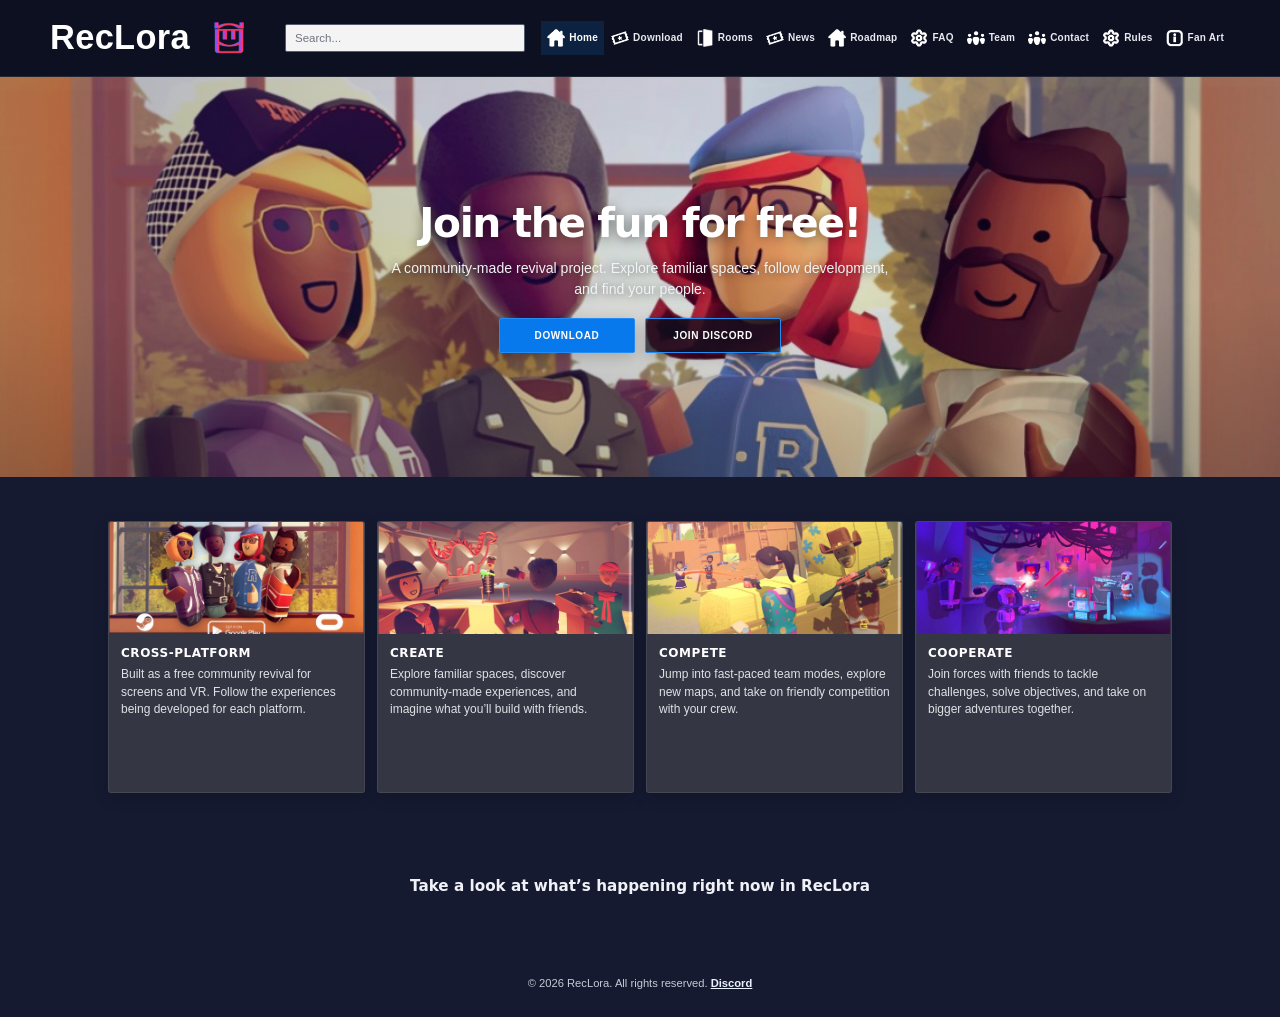
<file: index.html>
<!DOCTYPE html>
<html lang="en">
<head>
  <meta charset="UTF-8">
  <meta name="viewport" content="width=device-width, initial-scale=1.0">
  <title>RecLora | Home</title>
  <link rel="stylesheet" href="css/style.css">
</head>
<body>
  <nav class="navbar"><div class="nav-container">
    <a href="index.html" class="nav-logo"><img src="IMG_7056.png" alt="RecLora Logo" class="logo-img"><span>RecLora</span></a>
    <button class="nav-toggle" type="button" aria-label="Open navigation menu" aria-expanded="false"><span></span><span></span><span></span></button>
    <ul class="nav-menu">
      <li><a href="index.html" class="nav-link active">Home</a></li><li><a href="download.html" class="nav-link">Download</a></li><li><a href="rooms.html" class="nav-link">Rooms</a></li><li><a href="news.html" class="nav-link">News</a></li><li><a href="roadmap.html" class="nav-link">Roadmap</a></li><li><a href="faq.html" class="nav-link">FAQ</a></li><li><a href="team.html" class="nav-link">Team</a></li><li><a href="contact.html" class="nav-link">Contact</a></li><li><a href="rules.html" class="nav-link">Rules</a></li><li><a href="fanart.html" class="nav-link">Fan Art</a></li>
    </ul>
  </div></nav>

  <header class="hero-banner" aria-labelledby="hero-title"><div class="hero-overlay"><div class="hero-content">
    <h1 id="hero-title">Join the fun for free!</h1>
    <p>A community-made revival project. Explore familiar spaces, follow development, and find your people.</p>
    <div class="hero-buttons"><a href="download.html" class="hero-btn">DOWNLOAD</a><a href="https://discord.gg/bJBuP4hwXz" class="hero-btn" target="_blank" rel="noopener noreferrer">JOIN DISCORD</a></div>
  </div></div></header>

  <main class="main-content">
    <section class="cards-grid" aria-label="Discover RecLora">
      <article class="feature-card"><img src="assets/IMG_8302.jpeg" alt="Friends gathered together in a RecLora room" loading="lazy"><div class="card-body"><h2>CROSS-PLATFORM</h2><p>Built as a free community revival for screens and VR. Follow the experiences being developed for each platform.</p></div></article>
      <article class="feature-card"><img src="assets/IMG_8303.jpeg" alt="Players creating and exploring a colorful room" loading="lazy"><div class="card-body"><h2>CREATE</h2><p>Explore familiar spaces, discover community-made experiences, and imagine what you’ll build with friends.</p></div></article>
      <article class="feature-card"><img src="assets/IMG_8305.jpeg" alt="Players teaming up in a bright game environment" loading="lazy"><div class="card-body"><h2>COMPETE</h2><p>Jump into fast-paced team modes, explore new maps, and take on friendly competition with your crew.</p></div></article>
      <article class="feature-card"><img src="assets/IMG_8304.jpeg" alt="Friends cooperating in a neon-lit multiplayer room" loading="lazy"><div class="card-body"><h2>COOPERATE</h2><p>Join forces with friends to tackle challenges, solve objectives, and take on bigger adventures together.</p></div></article>
    </section>
    <section class="feed-heading" aria-labelledby="community-heading"><h2 id="community-heading">Take a look at what’s happening right now in RecLora</h2></section>
  </main>
  <footer class="footer"><p>&copy; 2026 RecLora. All rights reserved. <a href="https://discord.gg/bJBuP4hwXz" target="_blank" rel="noopener noreferrer">Discord</a></p></footer>
  <script src="js/site-shell.js"></script>


<audio id="backgroundMusic" src="assets/OOBEPianoversionforrrrev.mp3" autoplay loop></audio>

<script>
    const music = document.getElementById("backgroundMusic");
    music.volume = 0.5;

    music.play().catch(() => {
        document.addEventListener("click", () => {
            music.play();
        }, { once: true });
    });
</script>


</body>
</html>
</file>
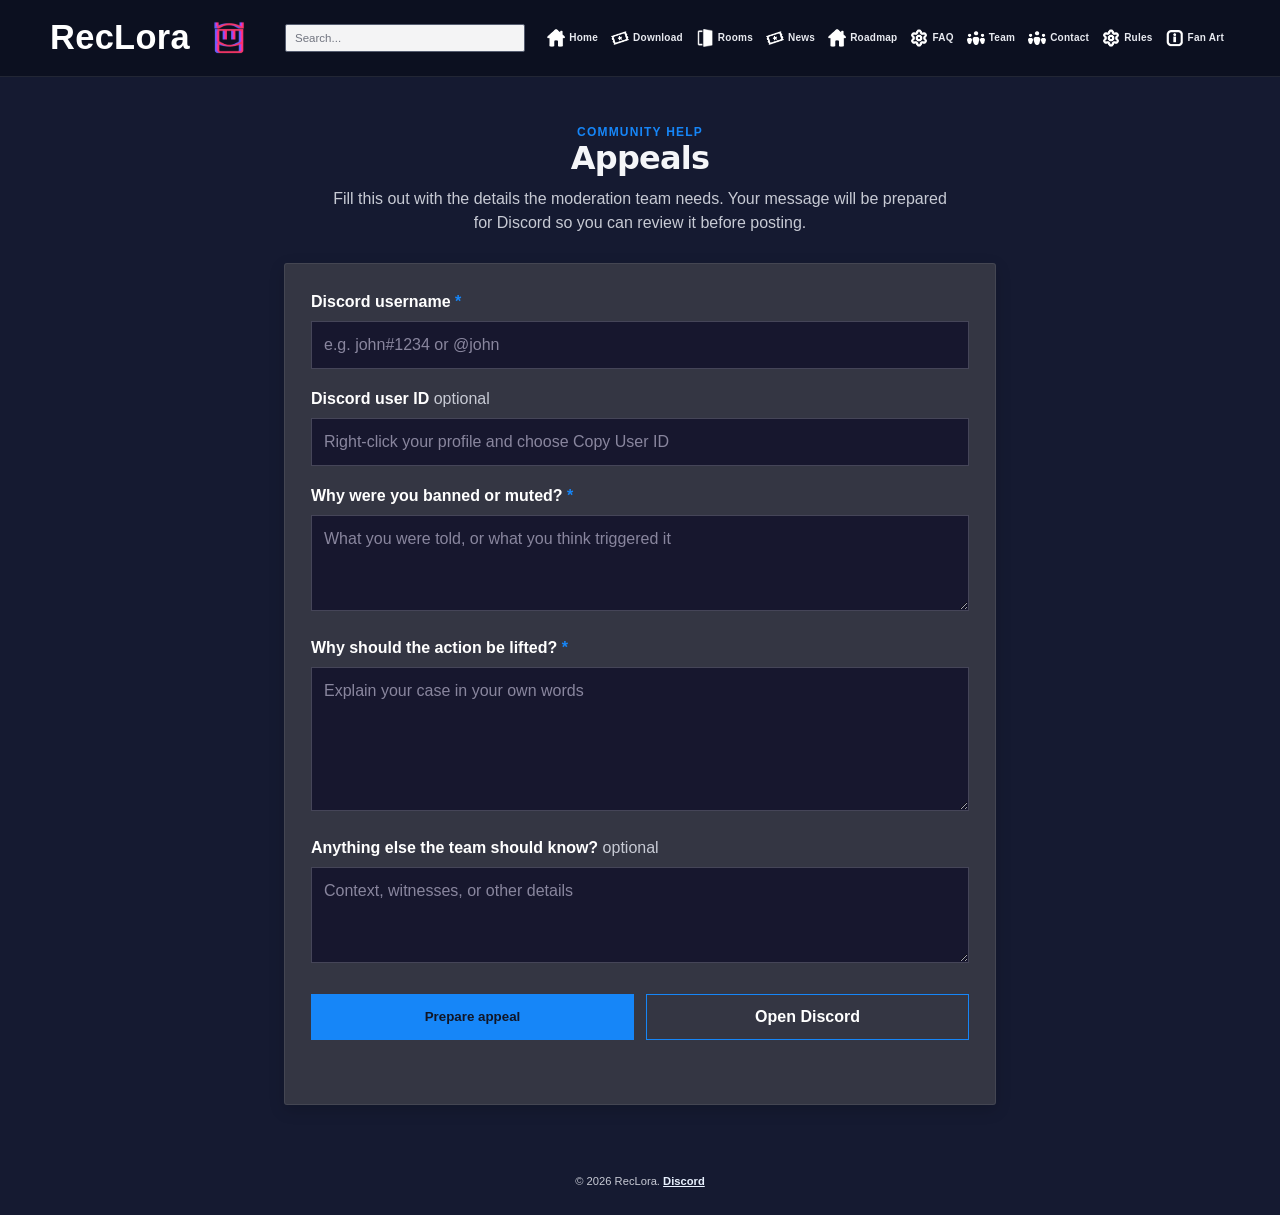
<file: appeals.html>
<!DOCTYPE html>
<html lang="en">
<head>
  <meta charset="UTF-8">
  <meta name="viewport" content="width=device-width, initial-scale=1.0">
  <title>Appeals & Help | RecLora</title>
  <link rel="stylesheet" href="css/style.css">
  <style>
    .appeal-page { max-width: 760px; }
    .appeal-intro { max-width: 620px; margin: 0 auto 28px; text-align: center; }
    .appeal-intro h1 { margin-bottom: 10px; }
    .appeal-card { padding: 26px; }
    .appeal-card .field { margin-bottom: 18px; }
    .appeal-card label { display: block; margin-bottom: 7px; color: #fff; font-weight: 700; }
    .appeal-card label .req { color: var(--orange); }
    .appeal-card label .opt { color: var(--muted); font-weight: 400; }
    .appeal-card input, .appeal-card textarea { background: #17172e; color: #fff; border-color: rgba(255,255,255,.2); }
    .appeal-card input::placeholder, .appeal-card textarea::placeholder { color: #89869e; }
    .appeal-card input:focus, .appeal-card textarea:focus { border-color: var(--orange); }
    .appeal-actions { display: flex; gap: 12px; flex-wrap: wrap; margin-top: 24px; }
    .appeal-actions .btn { flex: 1 1 220px; }
    .appeal-result { display: none; margin-top: 20px; padding: 18px; border: 1px solid rgba(105,243,74,.45); background: #17172e; }
    .appeal-result.visible { display: block; }
    .appeal-result p { color: #fff; margin-bottom: 12px; }
    .appeal-preview { max-height: 260px; overflow: auto; padding: 14px; white-space: pre-wrap; color: #d8d4e8; background: #0f1022; border: 1px solid rgba(255,255,255,.12); font: .82rem/1.55 ui-monospace, SFMono-Regular, Menlo, monospace; }
    .appeal-status { min-height: 24px; margin-top: 14px; color: var(--orange); font-weight: 700; }
    @media (max-width: 650px) { .appeal-card { padding: 18px; } }
  </style>
</head>
<body>
  <nav class="navbar"><div class="nav-container">
    <a href="index.html" class="nav-logo"><img src="IMG_7056.png" alt="RecLora Logo" class="logo-img"><span>RecLora</span></a>
    <button class="nav-toggle" type="button" aria-label="Open navigation menu" aria-expanded="false"><span></span><span></span><span></span></button>
    <ul class="nav-menu">
      <li><a href="index.html" class="nav-link">Home</a></li><li><a href="download.html" class="nav-link">Download</a></li><li><a href="rooms.html" class="nav-link">Rooms</a></li><li><a href="news.html" class="nav-link">News</a></li><li><a href="roadmap.html" class="nav-link">Roadmap</a></li><li><a href="faq.html" class="nav-link">FAQ</a></li><li><a href="team.html" class="nav-link">Team</a></li><li><a href="contact.html" class="nav-link">Contact</a></li><li><a href="rules.html" class="nav-link">Rules</a></li><li><a href="fanart.html" class="nav-link">Fan Art</a></li>
    </ul>
  </div></nav>

  <main class="container appeal-page">
    <header class="appeal-intro">
      <p class="warning-label">COMMUNITY HELP</p>
      <h1>Appeals</h1>
      <p>Fill this out with the details the moderation team needs. Your message will be prepared for Discord so you can review it before posting.</p>
    </header>

    <form id="appeal-form" class="card appeal-card">
      <div class="field">
        <label for="username">Discord username <span class="req">*</span></label>
        <input type="text" id="username" name="username" required placeholder="e.g. john#1234 or @john">
      </div>

      <div class="field">
        <label for="user-id">Discord user ID <span class="opt">optional</span></label>
        <input type="text" id="user-id" name="user-id" placeholder="Right-click your profile and choose Copy User ID">
      </div>

      <div class="field">
        <label for="reason">Why were you banned or muted? <span class="req">*</span></label>
        <textarea id="reason" name="reason" rows="3" required placeholder="What you were told, or what you think triggered it"></textarea>
      </div>

      <div class="field">
        <label for="appeal">Why should the action be lifted? <span class="req">*</span></label>
        <textarea id="appeal" name="appeal" rows="5" required placeholder="Explain your case in your own words"></textarea>
      </div>

      <div class="field">
        <label for="extra">Anything else the team should know? <span class="opt">optional</span></label>
        <textarea id="extra" name="extra" rows="3" placeholder="Context, witnesses, or other details"></textarea>
      </div>

      <div class="appeal-actions">
        <button type="submit" class="btn btn-primary">Prepare appeal</button>
        <a class="btn" href="https://discord.gg/bJBuP4hwXz" target="_blank" rel="noreferrer">Open Discord</a>
      </div>
      <p id="appeal-status" class="appeal-status" aria-live="polite"></p>

      <section id="appeal-result" class="appeal-result" aria-live="polite">
        <p>Your appeal is ready. Copy the text, then paste it in the RecLora Discord.</p>
        <pre id="appeal-preview" class="appeal-preview"></pre>
        <div class="appeal-actions">
          <button type="button" id="copy-appeal" class="btn btn-primary">Copy appeal text</button>
          <a class="btn" href="https://discord.gg/bJBuP4hwXz" target="_blank" rel="noreferrer">Paste in Discord</a>
        </div>
      </section>
    </form>
  </main>

  <footer class="footer"><p>&copy; 2026 RecLora. <a href="https://discord.gg/bJBuP4hwXz" target="_blank" rel="noreferrer">Discord</a></p></footer>
  <script>
    const form = document.getElementById('appeal-form');
    const status = document.getElementById('appeal-status');
    const result = document.getElementById('appeal-result');
    const preview = document.getElementById('appeal-preview');
    const copyButton = document.getElementById('copy-appeal');
    let appealText = '';

    form.addEventListener('submit', (event) => {
      event.preventDefault();
      const username = document.getElementById('username').value.trim();
      const userId = document.getElementById('user-id').value.trim();
      const reason = document.getElementById('reason').value.trim();
      const appeal = document.getElementById('appeal').value.trim();
      const extra = document.getElementById('extra').value.trim();
      appealText = [
        'RecLora appeal',
        '',
        `Discord username: ${username}`,
        `Discord user ID: ${userId || 'Not provided'}`,
        '',
        `Reason given: ${reason}`,
        '',
        `Appeal: ${appeal}`,
        '',
        `Additional details: ${extra || 'None'}`
      ].join('\n');
      preview.textContent = appealText;
      result.classList.add('visible');
      status.textContent = 'Appeal prepared. Review it below, then copy it into Discord.';
      result.scrollIntoView({ behavior: 'smooth', block: 'nearest' });
    });

    copyButton.addEventListener('click', async () => {
      try {
        await navigator.clipboard.writeText(appealText);
        status.textContent = 'Copied. Open Discord and paste the appeal in the appropriate channel.';
      } catch (error) {
        status.textContent = 'Copy was blocked by the browser. Select the text above and copy it manually.';
      }
    });
  </script>
  <script src="js/site-shell.js"></script>
</body>
</html>
</file>
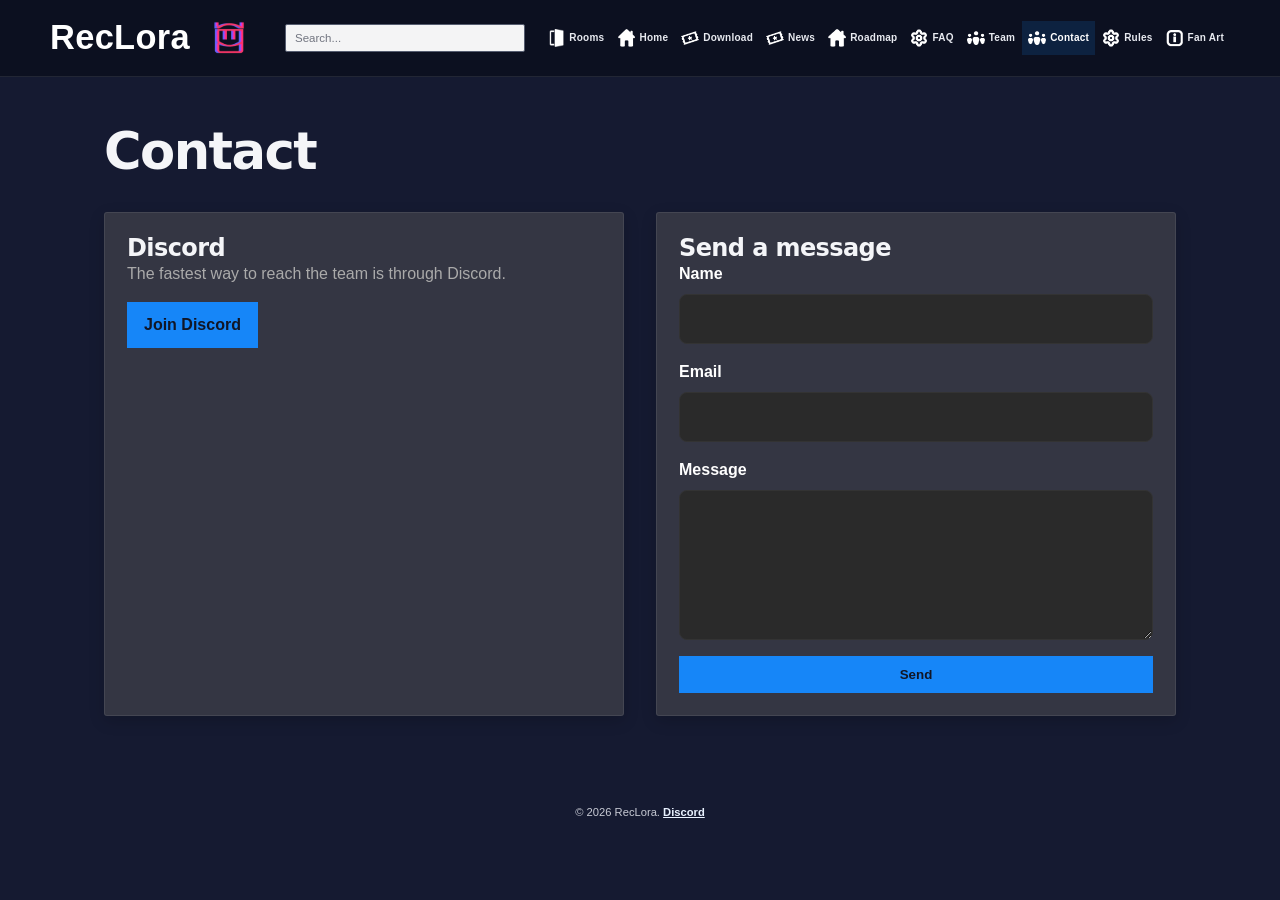
<file: contact.html>
<!DOCTYPE html>
<html lang="en">
<head>
    <meta charset="UTF-8">
    <meta name="viewport" content="width=device-width, initial-scale=1.0">
    <title>Contact - RecLora</title>
    <link rel="stylesheet" href="css/style.css">
    <style>
        .contact-form { display: flex; flex-direction: column; gap: 1rem; max-width: 500px; }
        .form-group { display: flex; flex-direction: column; }
        .form-group label { margin-bottom: 0.5rem; font-weight: 600; }
        .form-group input, .form-group textarea { padding: 0.75rem; background: #2A2A2A; border: 1px solid #333; border-radius: 8px; color: white; }
        .form-group textarea { resize: vertical; min-height: 150px; }
    </style>
    <link rel="stylesheet" href="css/style.css" data-reclora-preview-style>
</head>
<body>
    <nav class="navbar">
        <div class="nav-container">
            <div class="nav-logo">RecLora</div>
            <ul class="nav-menu">
                <li><a href="rooms.html" class="nav-link">Rooms</a></li>
                <li><a href="index.html" class="nav-link">Home</a></li>
                <li><a href="download.html" class="nav-link">Download</a></li>
                <li><a href="news.html" class="nav-link">News</a></li>
                <li><a href="roadmap.html" class="nav-link">Roadmap</a></li>
                <li><a href="faq.html" class="nav-link">FAQ</a></li>
                <li><a href="team.html" class="nav-link">Team</a></li>
                <li><a href="contact.html" class="nav-link active">Contact</a></li>
                <li><a href="rules.html" class="nav-link">Rules</a></li>
                <li><a href="fanart.html" class="nav-link">Fan Art</a></li>
            </ul>
        </div>
    </nav>
    <main class="container">
        <h1>Contact</h1>
        <div style="display: grid; grid-template-columns: 1fr 1fr; gap: 2rem; margin-top: 2rem;">
            <div class="card">
                <h2>Discord</h2>
                <p style="color: #aaa; margin-bottom: 1rem;">The fastest way to reach the team is through Discord.</p>
                <a href="https://discord.gg/bJBuP4hwXz" class="btn btn-primary" target="_blank">Join Discord</a>
            </div>
            <div class="card">
                <h2>Send a message</h2>
                <form class="contact-form" onsubmit="alert('Thank you for your message!'); return false;">
                    <div class="form-group">
                        <label>Name</label>
                        <input type="text" required>
                    </div>
                    <div class="form-group">
                        <label>Email</label>
                        <input type="email" required>
                    </div>
                    <div class="form-group">
                        <label>Message</label>
                        <textarea required></textarea>
                    </div>
                    <button type="submit" class="btn btn-primary">Send</button>
                </form>
            </div>
        </div>
    </main>
    <footer class="footer">
        <p>&copy; 2026 RecLora. <a href="https://discord.gg/bJBuP4hwXz" target="_blank">Discord</a></p>
    </footer>
  <script src="js/site-shell.js"></script>
</body>
</html>
</file>
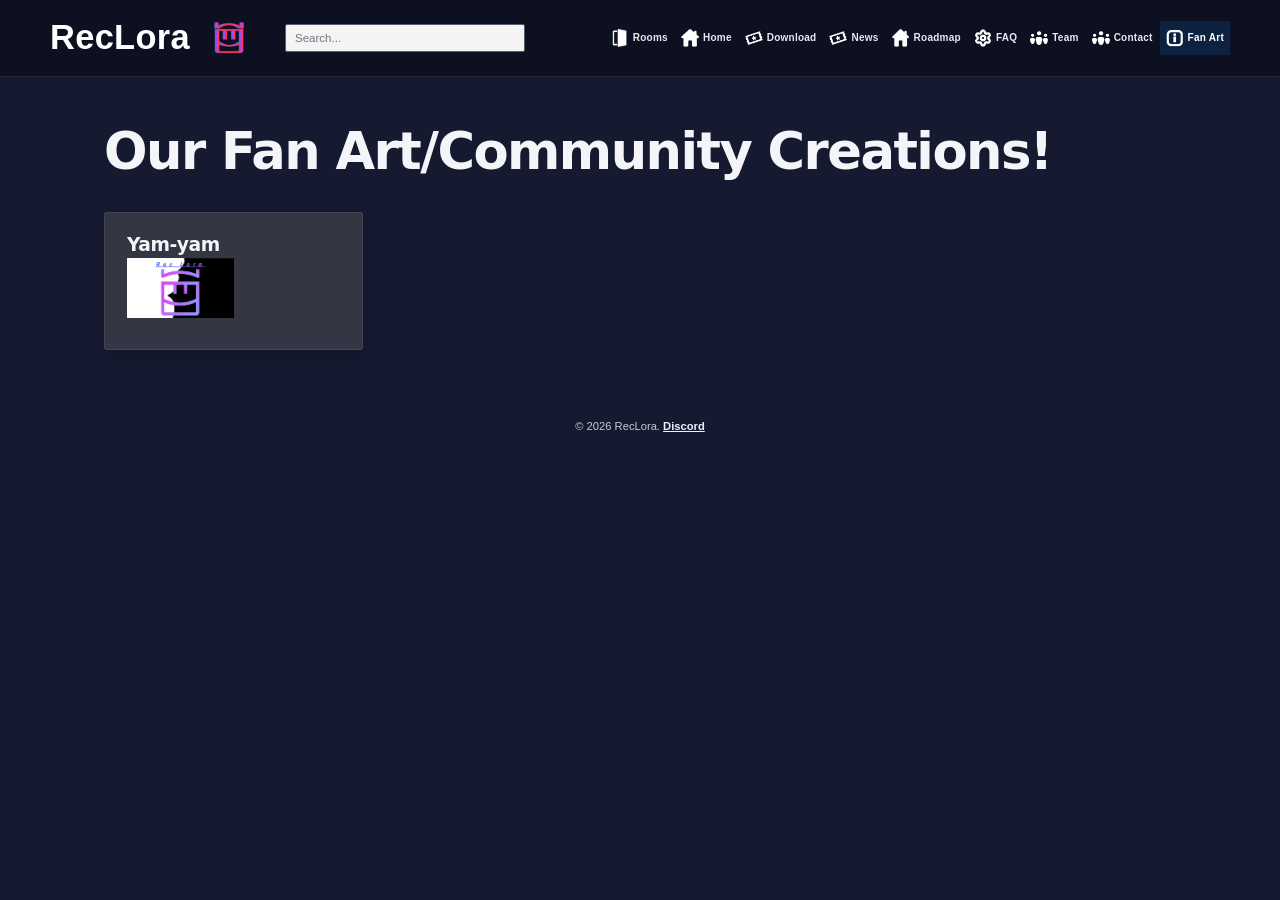
<file: fanart.html>
<!DOCTYPE html>
<html lang="en">
<head>
    <meta charset="UTF-8">
    <meta name="viewport" content="width=device-width, initial-scale=1.0">
    <title>Fan Art - RecLora</title>
    <link rel="stylesheet" href="css/style.css">
    <link rel="stylesheet" href="css/style.css" data-reclora-preview-style>
</head>
<body>
    <nav class="navbar">
        <div class="nav-container">
            <div class="nav-logo">RecLora</div>
            <ul class="nav-menu">
                <li><a href="rooms.html" class="nav-link">Rooms</a></li>
                <li><a href="index.html" class="nav-link">Home</a></li>
                <li><a href="download.html" class="nav-link">Download</a></li>
                <li><a href="news.html" class="nav-link">News</a></li>
                <li><a href="roadmap.html" class="nav-link">Roadmap</a></li>
                <li><a href="faq.html" class="nav-link">FAQ</a></li>
                <li><a href="team.html" class="nav-link">Team</a></li>
                <li><a href="contact.html" class="nav-link">Contact</a></li>
                <li><a href="fanart.html" class="nav-link active">Fan Art</a></li>
            </ul>
        </div>
    </nav>
    <main class="container">
        <h1>Our Fan Art/Community Creations! </h1>
        <div class="features-grid" style="margin-top: 2rem;">
            <div class="card"><h3>Yam-yam</h3> <img src="fanArt.png" alt="Yam-yam" class="logo-img" style="width: 50%;"> </div>
        </div>
    </main>
    <footer class="footer">
        <p>&copy; 2026 RecLora. <a href="https://discord.gg/bJBuP4hwXz" target="_blank">Discord</a></p>
    </footer>
  <script src="js/site-shell.js"></script>
</body>
</html>
</file>
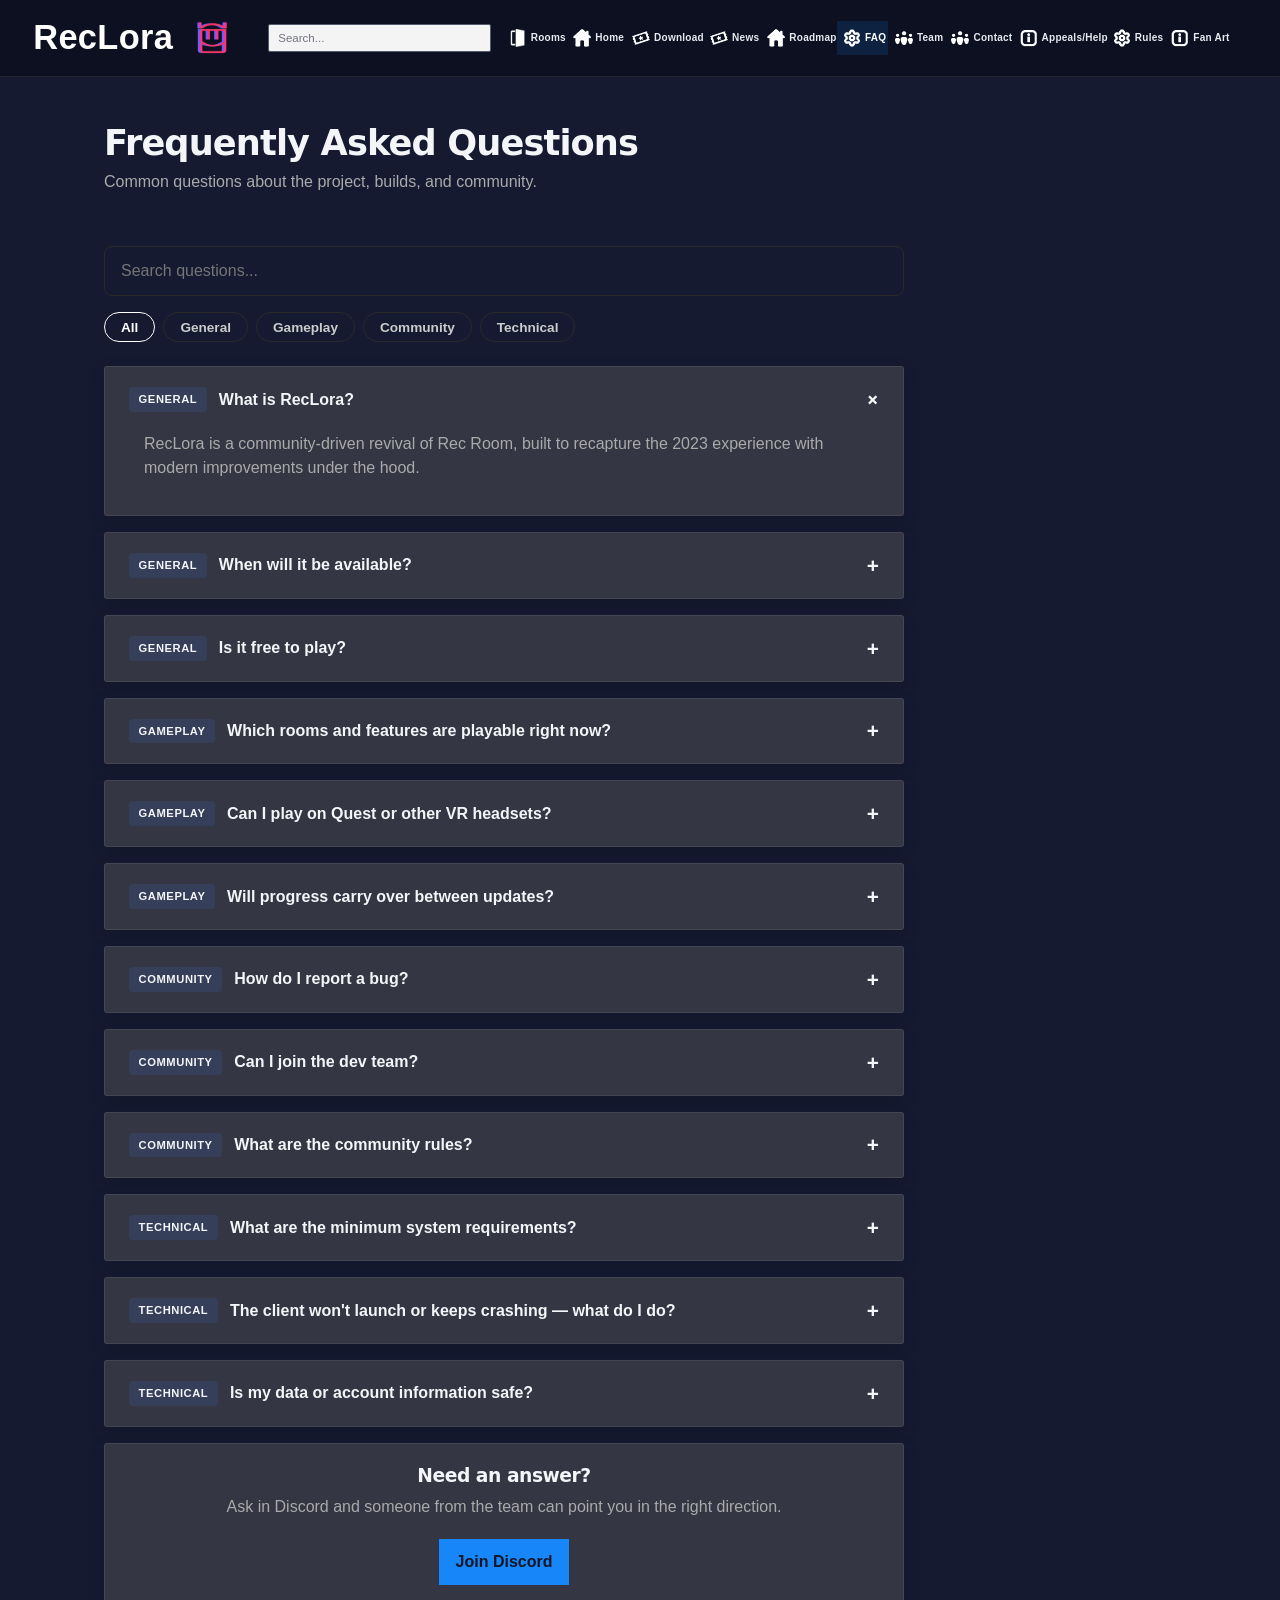
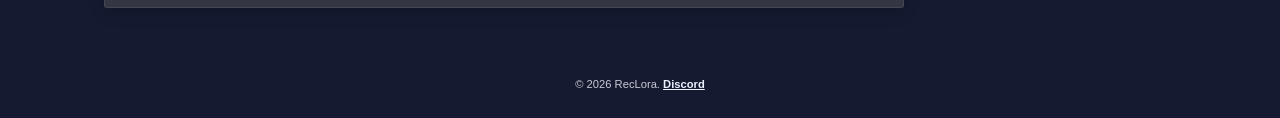
<file: faq.html>
<!DOCTYPE html>
<html lang="en">
<head>
    <meta charset="UTF-8">
    <meta name="viewport" content="width=device-width, initial-scale=1.0">
    <title>FAQ - RecLora</title>
    <link rel="stylesheet" href="css/style.css">
    <link rel="stylesheet" href="css/style.css" data-reclora-preview-style>
</head>
    <body>

    <nav class="navbar">
        <div class="nav-container">
            <div class="nav-logo">
                <img src="CFA173A2-3EAD-46C4-AFC3-00ACF142A775.png" alt="RecLora Logo" class="logo-img">
                <span>RecLora</span>
            </div>
            <button data-reclora-legacy-nav="true" class="nav-toggle" id="navToggle" aria-label="Toggle menu">
                <span></span>
                <span></span>
                <span></span>
            </button>
            <ul class="nav-menu">
                <li><a href="rooms.html" class="nav-link">Rooms</a></li>
                <li><a href="index.html" class="nav-link">Home</a></li>
                <li><a href="download.html" class="nav-link">Download</a></li>
                <li><a href="news.html" class="nav-link">News</a></li>
                <li><a href="roadmap.html" class="nav-link">Roadmap</a></li>
                <li><a href="faq.html" class="nav-link active">FAQ</a></li>
                <li><a href="team.html" class="nav-link">Team</a></li>
                <li><a href="contact.html" class="nav-link">Contact</a></li>
                <li><a href="appeals.html" class="nav-link">Appeals/Help</a></li>
                <li><a href="rules.html" class="nav-link">Rules</a></li>
                <li><a href="fanart.html" class="nav-link">Fan Art</a></li>
            </ul>
        </div>
    </nav>

    <main class="container">
        <div class="faq-header">
            <h1>Frequently Asked Questions</h1>
            <p class="faq-subtitle">Common questions about the project, builds, and community.</p>
        </div>

        <div class="faq-wrap">
            <input
                type="text"
                id="faqSearch"
                class="faq-search"
                placeholder="Search questions..."
                aria-label="Search FAQ"
            >

            <div class="faq-filters" id="faqFilters">
                <button class="filter-chip active" data-category="all">All</button>
                <button class="filter-chip" data-category="general">General</button>
                <button class="filter-chip" data-category="gameplay">Gameplay</button>
                <button class="filter-chip" data-category="community">Community</button>
                <button class="filter-chip" data-category="technical">Technical</button>
            </div>

            <p id="noResults" class="faq-no-results">No matching questions. Try a different search or category.</p>

            <div id="faqList">

                <div class="card accordion-item active" data-category="general">
                    <button class="accordion-header">
                        <span class="q-tag">General</span>
                        What is RecLora?
                    </button>
                    <div class="accordion-content">
                        <div class="accordion-inner">RecLora is a community-driven revival of Rec Room, built to recapture the 2023 experience with modern improvements under the hood.</div>
                    </div>
                </div>

                <div class="card accordion-item" data-category="general">
                    <button class="accordion-header">
                        <span class="q-tag">General</span>
                        When will it be available?
                    </button>
                    <div class="accordion-content">
                        <div class="accordion-inner">There's no fixed launch date yet. Check the Roadmap page for current milestones, or follow #announcements in Discord for the latest.</div>
                    </div>
                </div>

                <div class="card accordion-item" data-category="general">
                    <button class="accordion-header">
                        <span class="q-tag">General</span>
                        Is it free to play?
                    </button>
                    <div class="accordion-content">
                        <div class="accordion-inner">Yes. RecLora is free for all community members, with no plans to change that.</div>
                    </div>
                </div>

                <div class="card accordion-item" data-category="gameplay">
                    <button class="accordion-header">
                        <span class="q-tag">Gameplay</span>
                        Which rooms and features are playable right now?
                    </button>
                    <div class="accordion-content">
                        <div class="accordion-inner">Availability changes as development progresses — the Roadmap page tracks exactly what's playable in the current build versus what's planned.</div>
                    </div>
                </div>

                <div class="card accordion-item" data-category="gameplay">
                    <button class="accordion-header">
                        <span class="q-tag">Gameplay</span>
                        Can I play on Quest or other VR headsets?
                    </button>
                    <div class="accordion-content">
                        <div class="accordion-inner">Platform support is being worked out. Check the Download page for the current list of supported devices.</div>
                    </div>
                </div>

                <div class="card accordion-item" data-category="gameplay">
                    <button class="accordion-header">
                        <span class="q-tag">Gameplay</span>
                        Will progress carry over between updates?
                    </button>
                    <div class="accordion-content">
                        <div class="accordion-inner">We aim to preserve player progress across updates whenever possible, but early builds may occasionally require a reset — we'll always announce this in advance.</div>
                    </div>
                </div>

                <div class="card accordion-item" data-category="community">
                    <button class="accordion-header">
                        <span class="q-tag">Community</span>
                        How do I report a bug?
                    </button>
                    <div class="accordion-content">
                        <div class="accordion-inner">Post it in #bug-reports on Discord with as much detail as possible — steps to reproduce, screenshots, and your platform all help.</div>
                    </div>
                </div>

                <div class="card accordion-item" data-category="community">
                    <button class="accordion-header">
                        <span class="q-tag">Community</span>
                        Can I join the dev team?
                    </button>
                    <div class="accordion-content">
                        <div class="accordion-inner">We're always looking for help. Check the Team page for current roles, or ask in Discord — we're hiring across most areas.</div>
                    </div>
                </div>

                <div class="card accordion-item" data-category="community">
                    <button class="accordion-header">
                        <span class="q-tag">Community</span>
                        What are the community rules?
                    </button>
                    <div class="accordion-content">
                        <div class="accordion-inner">Full guidelines live on the Rules page. The short version: be respectful, no harassment, and follow Discord's own terms of service.</div>
                    </div>
                </div>

                <div class="card accordion-item" data-category="technical">
                    <button class="accordion-header">
                        <span class="q-tag">Technical</span>
                        What are the minimum system requirements?
                    </button>
                    <div class="accordion-content">
                        <div class="accordion-inner">Requirements are still being finalized as the client is optimized. The Download page will list confirmed specs once available.</div>
                    </div>
                </div>

                <div class="card accordion-item" data-category="technical">
                    <button class="accordion-header">
                        <span class="q-tag">Technical</span>
                        The client won't launch or keeps crashing — what do I do?
                    </button>
                    <div class="accordion-content">
                        <div class="accordion-inner">Post your log file and system specs in #tech-support on Discord. Most launch issues get resolved there quickly.</div>
                    </div>
                </div>

                <div class="card accordion-item" data-category="technical">
                    <button class="accordion-header">
                        <span class="q-tag">Technical</span>
                        Is my data or account information safe?
                    </button>
                    <div class="accordion-content">
                        <div class="accordion-inner">We only collect what's needed to run the service and never sell user data. Details will be posted on a dedicated privacy page as the project matures.</div>
                    </div>
                </div>

            </div>
        </div>

        <div class="card faq-cta">
            <h3>Need an answer?</h3>
            <p>Ask in Discord and someone from the team can point you in the right direction.</p>
            <a href="https://discord.gg/bJBuP4hwXz" class="btn btn-primary" target="_blank">Join Discord</a>
        </div>
    </main>

    <footer class="footer">
        <p>&copy; 2026 RecLora. <a href="https://discord.gg/bJBuP4hwXz" target="_blank">Discord</a></p>
    </footer>

    <style>
        .faq-header {
            max-width: 800px;
            margin-bottom: 2rem;
        }
        .faq-header h1 {
            font-size: 2.2rem;
            margin-bottom: 0.5rem;
        }
        .faq-subtitle {
            color: #aaa;
            font-size: 1rem;
        }
        .faq-wrap {
            max-width: 800px;
        }
        .faq-search {
            width: 100%;
            padding: 0.75rem 1rem;
            margin-bottom: 1rem;
            background-color: var(--color-black);
            border: 1px solid #2A2A2A;
            color: var(--color-white);
            border-radius: 8px;
            font-size: 1rem;
            font-family: inherit;
        }
        .faq-search:focus {
            outline: none;
            border-color: var(--color-accent);
        }
        .faq-filters {
            display: flex;
            flex-wrap: wrap;
            gap: 0.5rem;
            margin-bottom: 1.5rem;
        }
        .filter-chip {
            background: transparent;
            border: 1px solid #2A2A2A;
            color: #ccc;
            padding: 0.4rem 1rem;
            border-radius: 999px;
            cursor: pointer;
            font-size: 0.85rem;
            font-family: inherit;
            transition: all 0.2s ease;
        }
        .filter-chip:hover {
            border-color: var(--color-accent);
            color: var(--color-white);
        }
        .filter-chip.active {
            background-color: var(--color-accent);
            border-color: var(--color-accent);
            color: white;
        }
        .faq-no-results {
            display: none;
            color: #aaa;
            margin-bottom: 1rem;
        }
        .accordion-item {
            padding: 0;
            margin-bottom: 1rem;
            overflow: hidden;
        }
        .accordion-header {
            width: 100%;
            padding: 1.25rem 1.5rem;
            background: transparent;
            border: none;
            cursor: pointer;
            text-align: left;
            color: var(--color-white);
            font-size: 1rem;
            font-family: inherit;
            font-weight: 600;
            display: flex;
            align-items: center;
            gap: 0.75rem;
            position: relative;
        }
        .accordion-header::after {
            content: '+';
            font-size: 1.3rem;
            color: var(--color-accent);
            position: absolute;
            right: 1.5rem;
            transition: transform 0.2s ease;
        }
        .accordion-item.active .accordion-header::after {
            transform: rotate(45deg);
        }
        .q-tag {
            font-size: 0.7rem;
            font-weight: 700;
            text-transform: uppercase;
            letter-spacing: 0.05em;
            color: var(--color-accent);
            background: rgba(59, 130, 246, 0.12);
            padding: 0.25rem 0.6rem;
            border-radius: 4px;
            flex-shrink: 0;
        }
        .accordion-content {
            max-height: 0;
            overflow: hidden;
            transition: max-height 0.25s ease;
        }
        .accordion-item.active .accordion-content {
            max-height: 300px;
        }
        .accordion-inner {
            padding: 0 1.5rem 1.25rem 1.5rem;
            color: #aaa;
        }
        .accordion-item.hidden {
            display: none;
        }
        .faq-cta {
            max-width: 800px;
            text-align: center;
            margin-top: 1rem;
        }
        .faq-cta h3 {
            margin-bottom: 0.5rem;
        }
        .faq-cta p {
            color: #aaa;
            margin-bottom: 1.25rem;
        }

        @media (max-width: 768px) {
            .container { padding: 2rem 1rem; }
            .faq-header h1 { font-size: 1.8rem; }
            .accordion-header { padding: 1rem; font-size: 0.95rem; flex-wrap: wrap; }
            .accordion-header::after { right: 1rem; }
            .accordion-inner { padding: 0 1rem 1rem 1rem; }
        }
    </style>

    <script>
        const items = document.querySelectorAll('.accordion-item');
        const searchInput = document.getElementById('faqSearch');
        const noResults = document.getElementById('noResults');
        const chips = document.querySelectorAll('.filter-chip');
        let activeCategory = 'all';

        function applyFilters() {
            const query = searchInput.value.trim().toLowerCase();
            let visibleCount = 0;

            items.forEach(item => {
                const question = item.querySelector('.accordion-header').textContent.toLowerCase();
                const answer = item.querySelector('.accordion-inner').textContent.toLowerCase();
                const category = item.dataset.category;

                const matchesSearch = !query || question.includes(query) || answer.includes(query);
                const matchesCategory = activeCategory === 'all' || category === activeCategory;
                const visible = matchesSearch && matchesCategory;

                item.classList.toggle('hidden', !visible);
                if (visible) visibleCount++;

                if (query && visible) {
                    item.classList.add('active');
                } else if (!query) {
                    item.classList.remove('active');
                }
            });

            noResults.style.display = visibleCount === 0 ? 'block' : 'none';
        }

        searchInput.addEventListener('input', applyFilters);

        chips.forEach(chip => {
            chip.addEventListener('click', () => {
                chips.forEach(c => c.classList.remove('active'));
                chip.classList.add('active');
                activeCategory = chip.dataset.category;
                applyFilters();
            });
        });

        items.forEach(item => {
            item.querySelector('.accordion-header').addEventListener('click', () => {
                item.classList.toggle('active');
            });
        });

        const toggle = document.getElementById('navToggle');
        const menu = document.querySelector('.nav-menu');
        toggle.addEventListener('click', () => {
            toggle.classList.toggle('open');
            menu.classList.toggle('open');
        });
    </script>
  <script src="js/site-shell.js"></script>
</body>
</html>
</file>
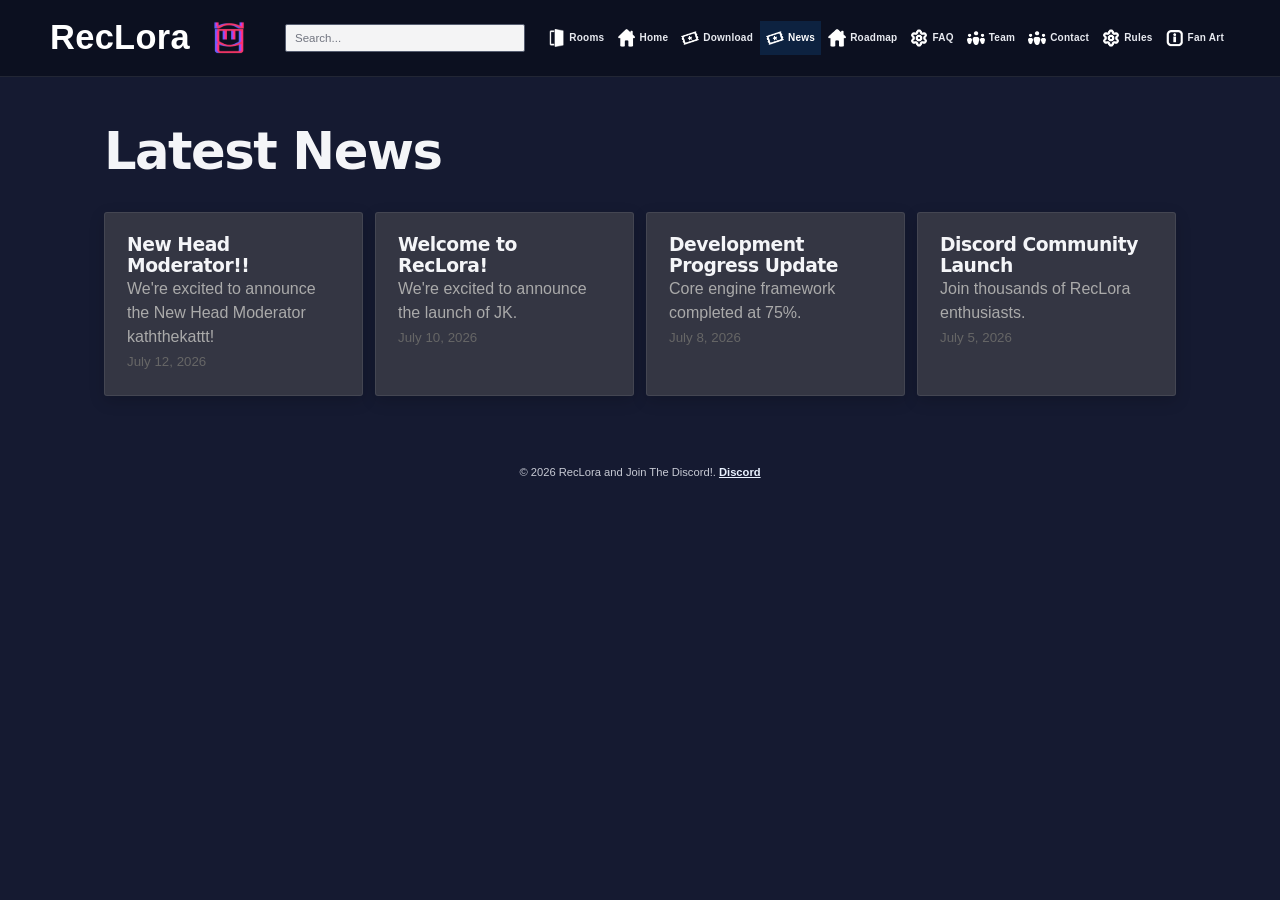
<file: news.html>
<!DOCTYPE html>
<html lang="en">
<head>
    <meta charset="UTF-8">
    <meta name="viewport" content="width=device-width, initial-scale=1.0">
    <title>News - RecLora</title>
    <link rel="stylesheet" href="css/style.css">
    <link rel="stylesheet" href="css/style.css" data-reclora-preview-style>
</head>
<body>
  <div id="maintenance-overlay" class="maintenance-overlay">
  <div class="maintenance-content">
    <h1 class="maintenance-title">🚧 We'll be right back</h1>
    <p class="maintenance-text">We're doing some quick maintenance. Thanks for your patience!</p>
  </div>
</div>

    <nav class="navbar">
        <div class="nav-container">
            <div class="nav-logo">RecLora</div>
            <ul class="nav-menu">
                <li><a href="rooms.html" class="nav-link">Rooms</a></li>
                <li><a href="index.html" class="nav-link">Home</a></li>
                <li><a href="download.html" class="nav-link">Download</a></li>
                <li><a href="news.html" class="nav-link active">News</a></li>
                <li><a href="roadmap.html" class="nav-link">Roadmap</a></li>
                <li><a href="faq.html" class="nav-link">FAQ</a></li>
                <li><a href="team.html" class="nav-link">Team</a></li>
                <li><a href="contact.html" class="nav-link">Contact</a></li>
                <li><a href="rules.html" class="nav-link">Rules</a></li>
                <li><a href="fanart.html" class="nav-link">Fan Art</a></li>
            </ul>
        </div>
    </nav>
    <main class="container">
        <h1>Latest News</h1>
        <div class="features-grid" style="margin-top: 2rem;">
      
            <div class="card">
                <h3>New Head Moderator!!</h3>
                <p style="color: #aaa;">We're excited to announce the New Head Moderator kaththekattt!</p>
                <small style="color: #666;">July 12, 2026</small>
            </div>
            <div class="card">
                <h3>Welcome to RecLora!</h3>
                <p style="color: #aaa;">We're excited to announce the launch of  JK.</p>
                <small style="color: #666;">July 10, 2026</small>
            </div>
            <div class="card">
                <h3>Development Progress Update</h3>
                <p style="color: #aaa;">Core engine framework completed at 75%.</p>
                <small style="color: #666;">July 8, 2026</small>
            </div>
            <div class="card">
                <h3>Discord Community Launch</h3>
                <p style="color: #aaa;">Join thousands of RecLora enthusiasts.</p>
                <small style="color: #666;">July 5, 2026</small>
            </div>
        </div>
    </main>
    <footer class="footer">
        <p>&copy; 2026 RecLora and Join The Discord!. <a href="https://discord.gg/bJBuP4hwXz" target="_blank">Discord</a></p>
    </footer>
  <script src="js/site-shell.js"></script>
</body>
</html>
</file>
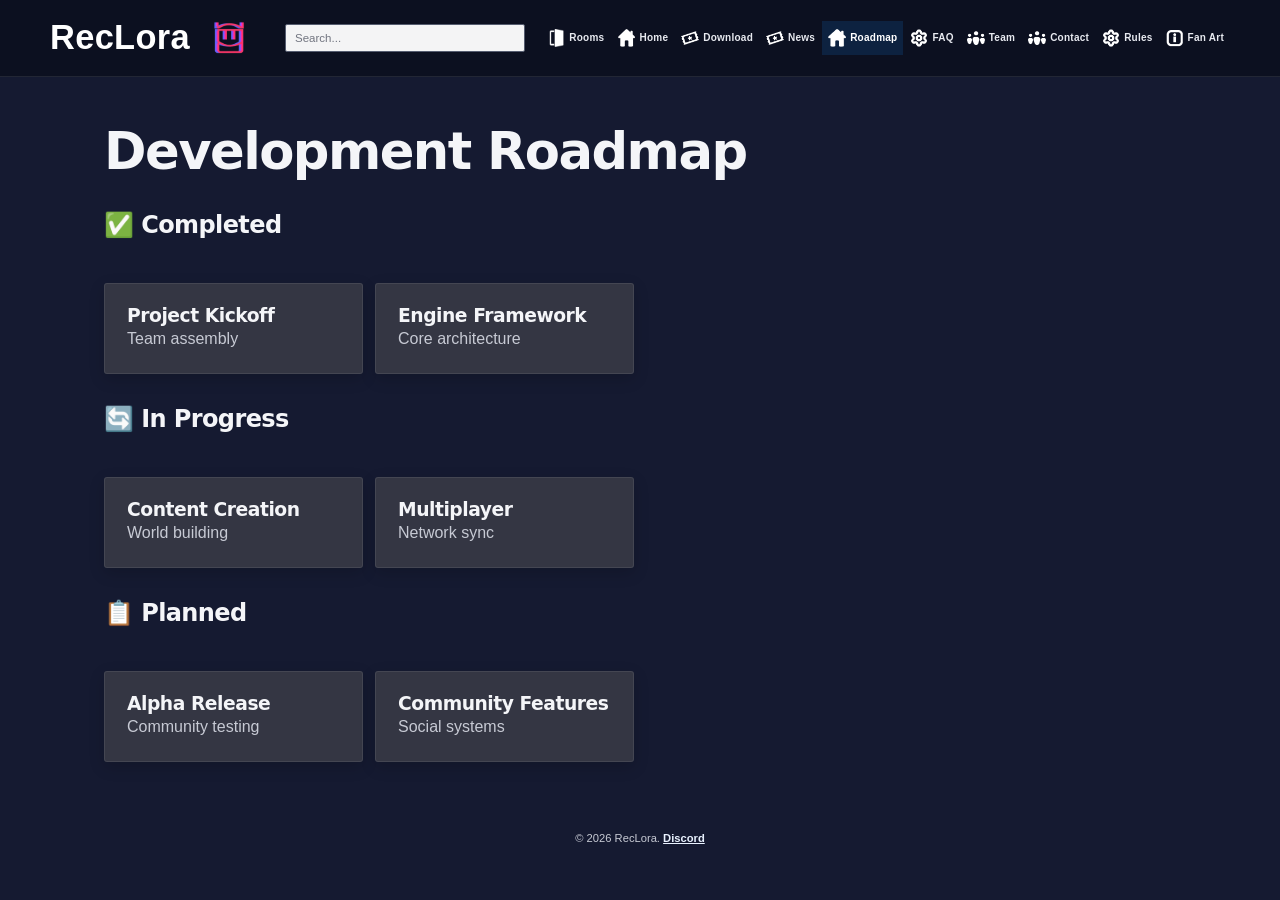
<file: roadmap.html>
<!DOCTYPE html>
<html lang="en">
<head>
    <meta charset="UTF-8">
    <meta name="viewport" content="width=device-width, initial-scale=1.0">
    <title>Roadmap - RecLora</title>
    <link rel="stylesheet" href="css/style.css">
    <link rel="stylesheet" href="css/style.css" data-reclora-preview-style>
</head>
<body>
    <nav class="navbar">
        <div class="nav-container">
            <div class="nav-logo">RecLora</div>
            <ul class="nav-menu">
                <li><a href="rooms.html" class="nav-link">Rooms</a></li>
                <li><a href="index.html" class="nav-link">Home</a></li>
                <li><a href="download.html" class="nav-link">Download</a></li>
                <li><a href="news.html" class="nav-link">News</a></li>
                <li><a href="roadmap.html" class="nav-link active">Roadmap</a></li>
                <li><a href="faq.html" class="nav-link">FAQ</a></li>
                <li><a href="team.html" class="nav-link">Team</a></li>
                <li><a href="contact.html" class="nav-link">Contact</a></li>
                <li><a href="rules.html" class="nav-link">Rules</a></li>
                <li><a href="fanart.html" class="nav-link">Fan Art</a></li>
            </ul>
        </div>
    </nav>
    <main class="container">
        <h1>Development Roadmap</h1>
        <h2 style="margin-top: 2rem;">✅ Completed</h2>
        <div class="features-grid">
            <div class="card"><h3>Project Kickoff</h3><p>Team assembly</p></div>
            <div class="card"><h3>Engine Framework</h3><p>Core architecture</p></div>
        </div>
        <h2 style="margin-top: 2rem;">🔄 In Progress</h2>
        <div class="features-grid">
            <div class="card"><h3>Content Creation</h3><p>World building</p></div>
            <div class="card"><h3>Multiplayer</h3><p>Network sync</p></div>
        </div>
        <h2 style="margin-top: 2rem;">📋 Planned</h2>
        <div class="features-grid">
            <div class="card"><h3>Alpha Release</h3><p>Community testing</p></div>
            <div class="card"><h3>Community Features</h3><p>Social systems</p></div>
        </div>
    </main>
    <footer class="footer">
        <p>&copy; 2026 RecLora. <a href="https://discord.gg/bJBuP4hwXz" target="_blank">Discord</a></p>
    </footer>
  <script src="js/site-shell.js"></script>
</body>
</html>
</file>
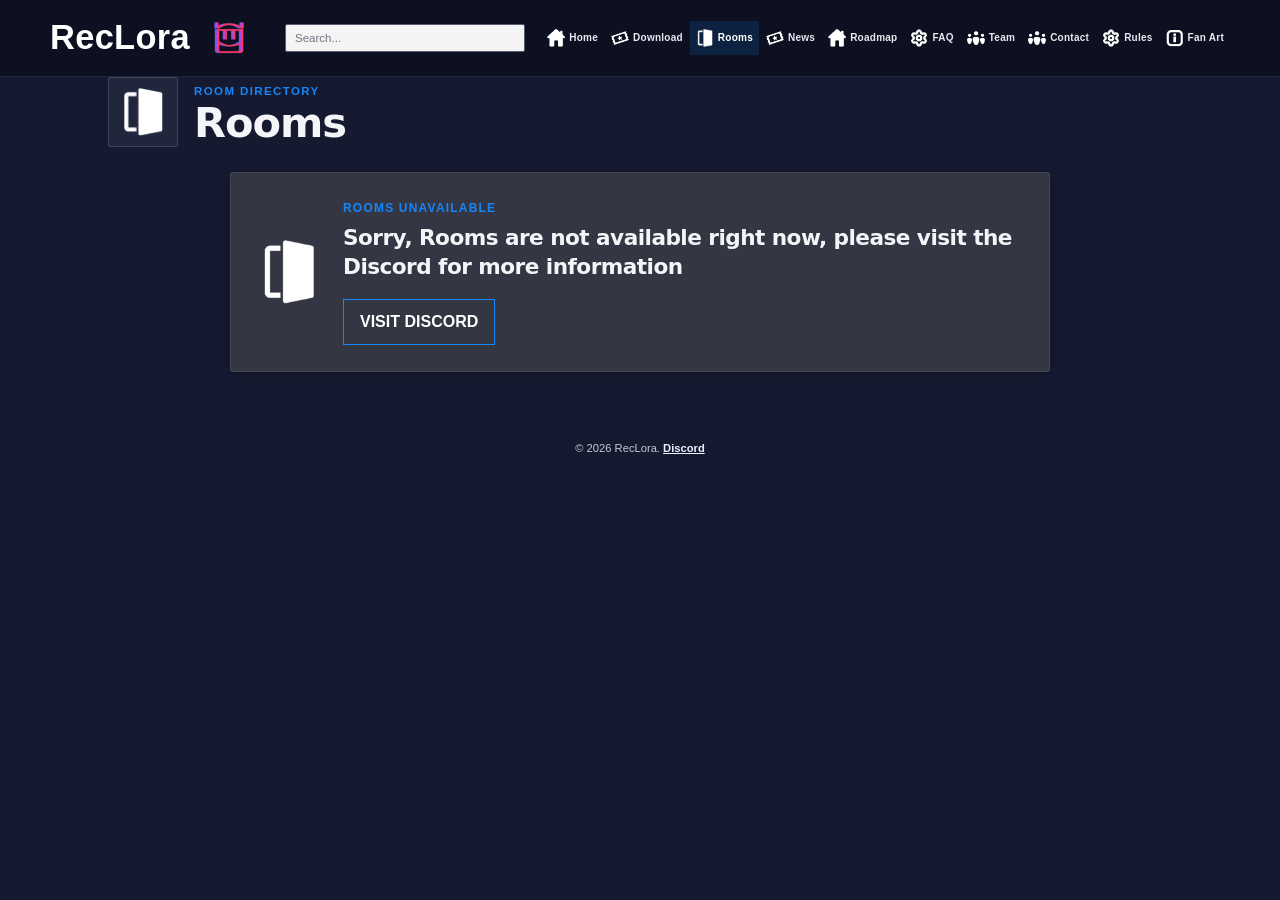
<file: rooms.html>
<!DOCTYPE html>
<html lang="en">
<head><meta charset="UTF-8"><meta name="viewport" content="width=device-width, initial-scale=1.0"><title>Rooms | RecLora</title><link rel="stylesheet" href="css/style.css"></head>
<body>
  <nav class="navbar"><div class="nav-container"><a href="index.html" class="nav-logo"><img src="IMG_7056.png" alt="RecLora Logo" class="logo-img"><span>RecLora</span></a><button class="nav-toggle" type="button" aria-label="Open navigation menu" aria-expanded="false"><span></span><span></span><span></span></button><ul class="nav-menu"><li><a href="index.html" class="nav-link">Home</a></li><li><a href="download.html" class="nav-link">Download</a></li><li><a href="rooms.html" class="nav-link active">Rooms</a></li><li><a href="news.html" class="nav-link">News</a></li><li><a href="roadmap.html" class="nav-link">Roadmap</a></li><li><a href="faq.html" class="nav-link">FAQ</a></li><li><a href="team.html" class="nav-link">Team</a></li><li><a href="contact.html" class="nav-link">Contact</a></li><li><a href="rules.html" class="nav-link">Rules</a></li><li><a href="fanart.html" class="nav-link">Fan Art</a></li></ul></div></nav>
  <main class="main-content">
    <div class="room-hero"><img src="assets/Rooms.png" alt="Rooms icon"><div><p class="coming-soon">Room directory</p><h1>Rooms</h1></div></div>
    <section class="card warning-card">
      <img src="assets/Rooms.png" alt="Rooms icon">
      <div><p class="warning-label">Rooms unavailable</p><h2>Sorry, Rooms are not available right now, please visit the Discord for more information</h2><a href="https://discord.gg/bJBuP4hwXz" class="btn" target="_blank">VISIT DISCORD</a></div>
    </section>

  </main>
  <footer class="footer"><p>&copy; 2026 RecLora. <a href="https://discord.gg/bJBuP4hwXz" target="_blank">Discord</a></p></footer><script src="js/site-shell.js"></script>
</body></html>
</file>
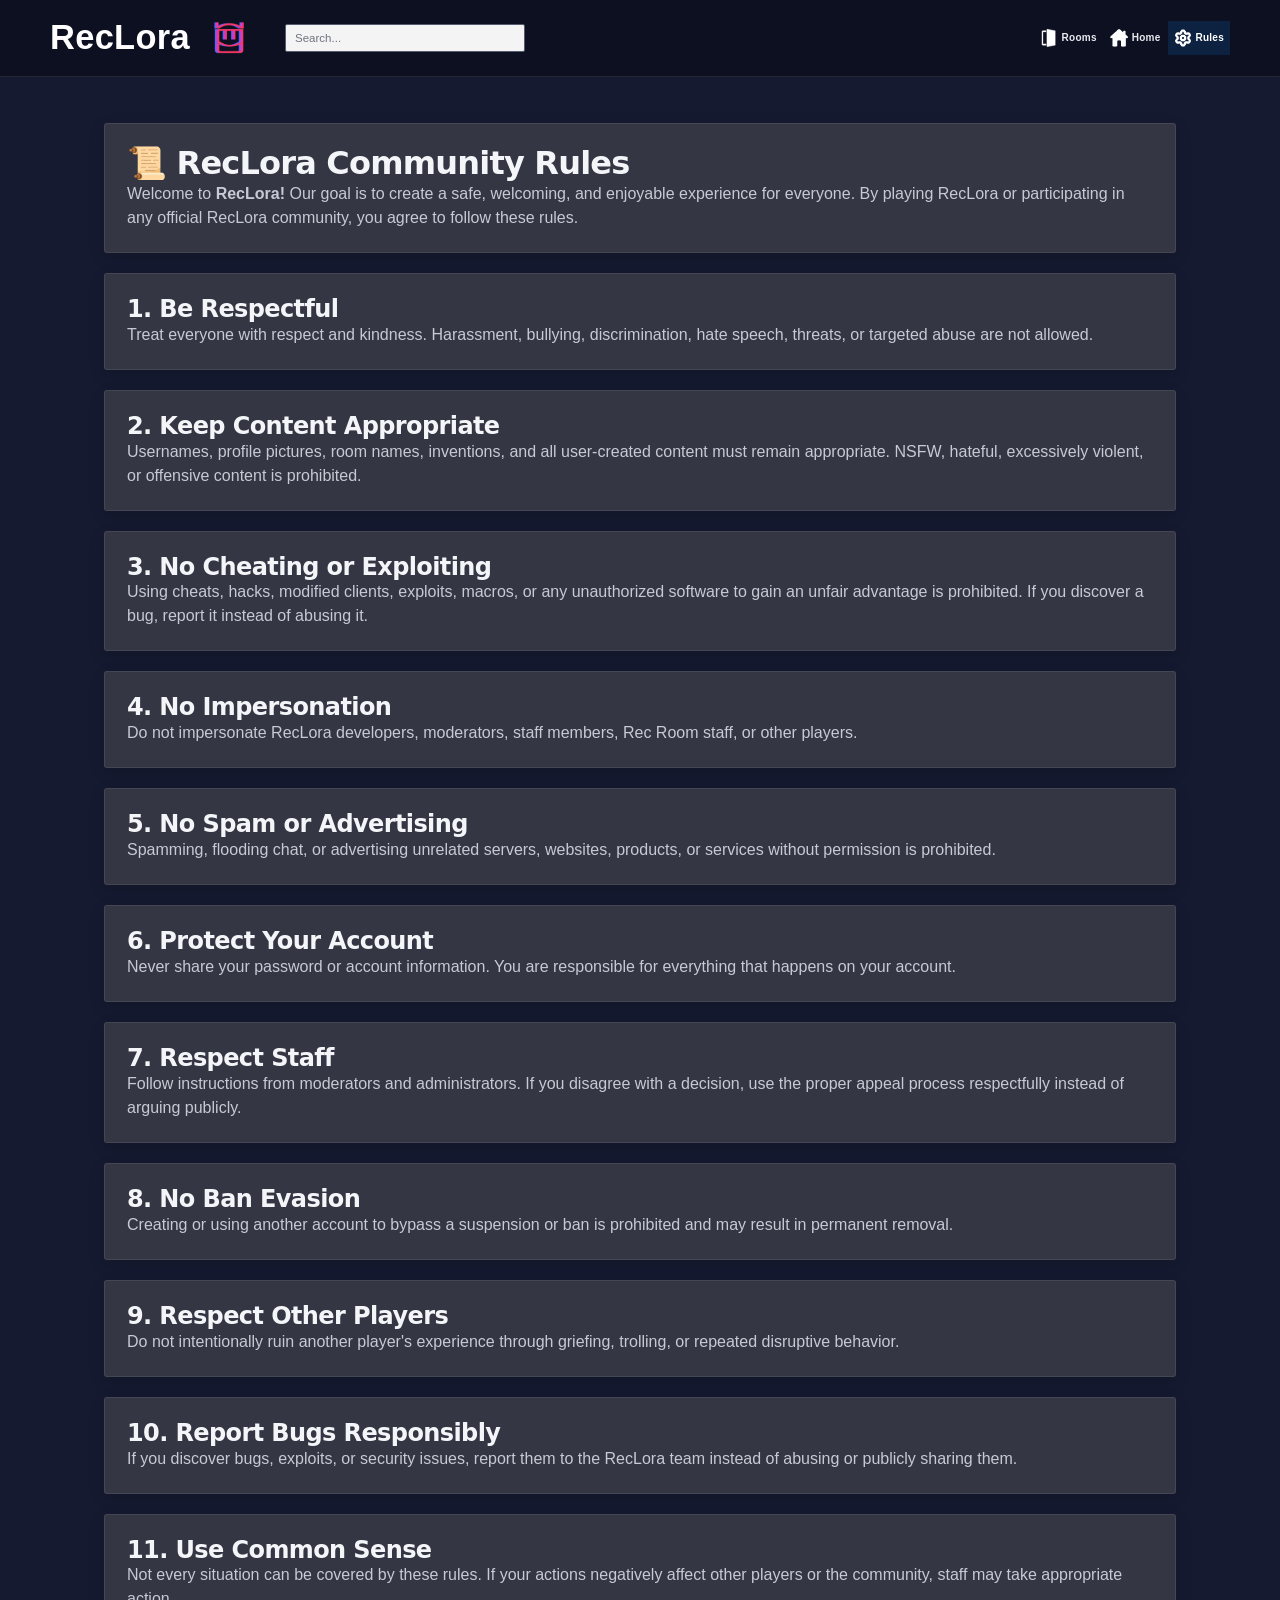
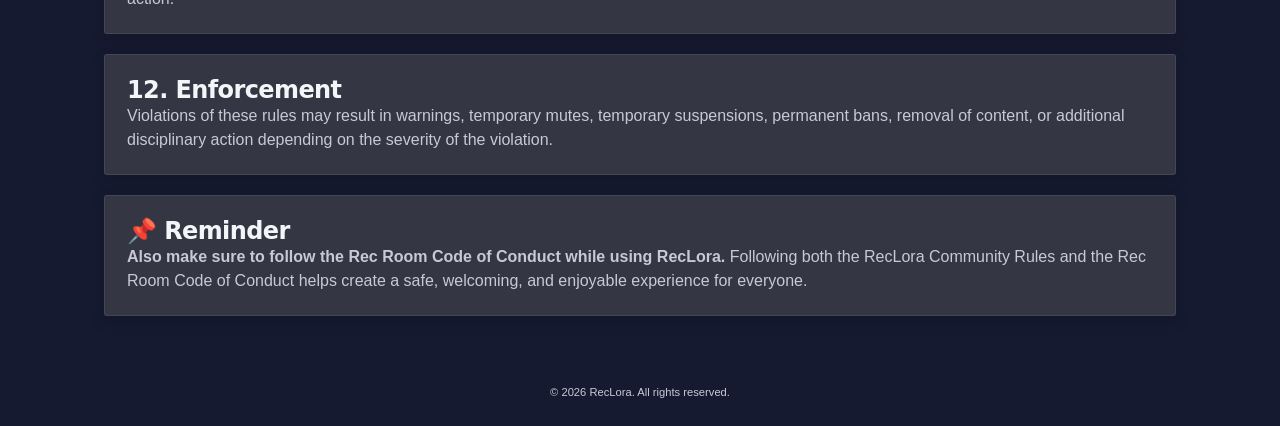
<file: rules.html>
<!DOCTYPE html>
<html lang="en">
<head>
    <meta charset="UTF-8">
    <meta name="viewport" content="width=device-width, initial-scale=1.0">
    <title>RecLora | Rules</title>
    <link rel="stylesheet" href="css/style.css">
    <link rel="stylesheet" href="css/style.css" data-reclora-preview-style>
</head>
<body>
<nav class="navbar">
        <div class="nav-container">
            <a href="index.html" class="nav-logo">
                <img src="IMG_6471-removebg-preview.png" alt="RecLora Logo" class="logo-img">
                <span>RecLora</span>
            </a>
            <ul class="nav-menu">
                <li><a href="rooms.html" class="nav-link">Rooms</a></li>
                <li><a href="index.html" class="nav-link">Home</a></li>
                <li><a href="rules.html" class="nav-link active">Rules</a></li>
            </ul>
        </div>
    </nav>
    <main class="container">
        <div class="card">
            <h1>📜 RecLora Community Rules</h1>
            <p>
                Welcome to <strong>RecLora!</strong> Our goal is to create a safe,
                welcoming, and enjoyable experience for everyone. By playing
                RecLora or participating in any official RecLora community,
                you agree to follow these rules.
            </p>
        </div>
        <div class="card">
            <h2>1. Be Respectful</h2>
            <p>
                Treat everyone with respect and kindness. Harassment, bullying,
                discrimination, hate speech, threats, or targeted abuse are not allowed.
            </p>
        </div>
        <div class="card">
            <h2>2. Keep Content Appropriate</h2>
            <p>
                Usernames, profile pictures, room names, inventions, and all
                user-created content must remain appropriate. NSFW, hateful,
                excessively violent, or offensive content is prohibited.
            </p>
        </div>
        <div class="card">
            <h2>3. No Cheating or Exploiting</h2>
            <p>
                Using cheats, hacks, modified clients, exploits, macros, or any
                unauthorized software to gain an unfair advantage is prohibited.
                If you discover a bug, report it instead of abusing it.
            </p>
        </div>
        <div class="card">
            <h2>4. No Impersonation</h2>
            <p>
                Do not impersonate RecLora developers, moderators, staff members,
                Rec Room staff, or other players.
            </p>
        </div>
        <div class="card">
            <h2>5. No Spam or Advertising</h2>
            <p>
                Spamming, flooding chat, or advertising unrelated servers,
                websites, products, or services without permission is prohibited.
            </p>
        </div>
        <div class="card">
            <h2>6. Protect Your Account</h2>
            <p>
                Never share your password or account information. You are
                responsible for everything that happens on your account.
            </p>
        </div>
        <div class="card">
            <h2>7. Respect Staff</h2>
            <p>
                Follow instructions from moderators and administrators.
                If you disagree with a decision, use the proper appeal process
                respectfully instead of arguing publicly.
            </p>
        </div>
        <div class="card">
            <h2>8. No Ban Evasion</h2>
            <p>
                Creating or using another account to bypass a suspension
                or ban is prohibited and may result in permanent removal.
            </p>
        </div>
        <div class="card">
            <h2>9. Respect Other Players</h2>
            <p>
                Do not intentionally ruin another player's experience through
                griefing, trolling, or repeated disruptive behavior.
            </p>
        </div>
        <div class="card">
            <h2>10. Report Bugs Responsibly</h2>
            <p>
                If you discover bugs, exploits, or security issues, report them
                to the RecLora team instead of abusing or publicly sharing them.
            </p>
        </div>
        <div class="card">
            <h2>11. Use Common Sense</h2>
            <p>
                Not every situation can be covered by these rules. If your actions
                negatively affect other players or the community, staff may take
                appropriate action.
            </p>
        </div>
        <div class="card">
            <h2>12. Enforcement</h2>
            <p>
                Violations of these rules may result in warnings, temporary mutes,
                temporary suspensions, permanent bans, removal of content, or
                additional disciplinary action depending on the severity of the
                violation.
            </p>
        </div>
        <div class="card">
            <h2>📌 Reminder</h2>
            <p>
                <strong>Also make sure to follow the Rec Room Code of Conduct while using RecLora.</strong>
                Following both the RecLora Community Rules and the Rec Room Code
                of Conduct helps create a safe, welcoming, and enjoyable experience
                for everyone.
            </p>
        </div>
    </main>
    <footer class="footer">
        <p>&copy; 2026 RecLora. All rights reserved.</p>
    </footer>
  <script src="js/site-shell.js"></script>
</body>
</html>
</file>
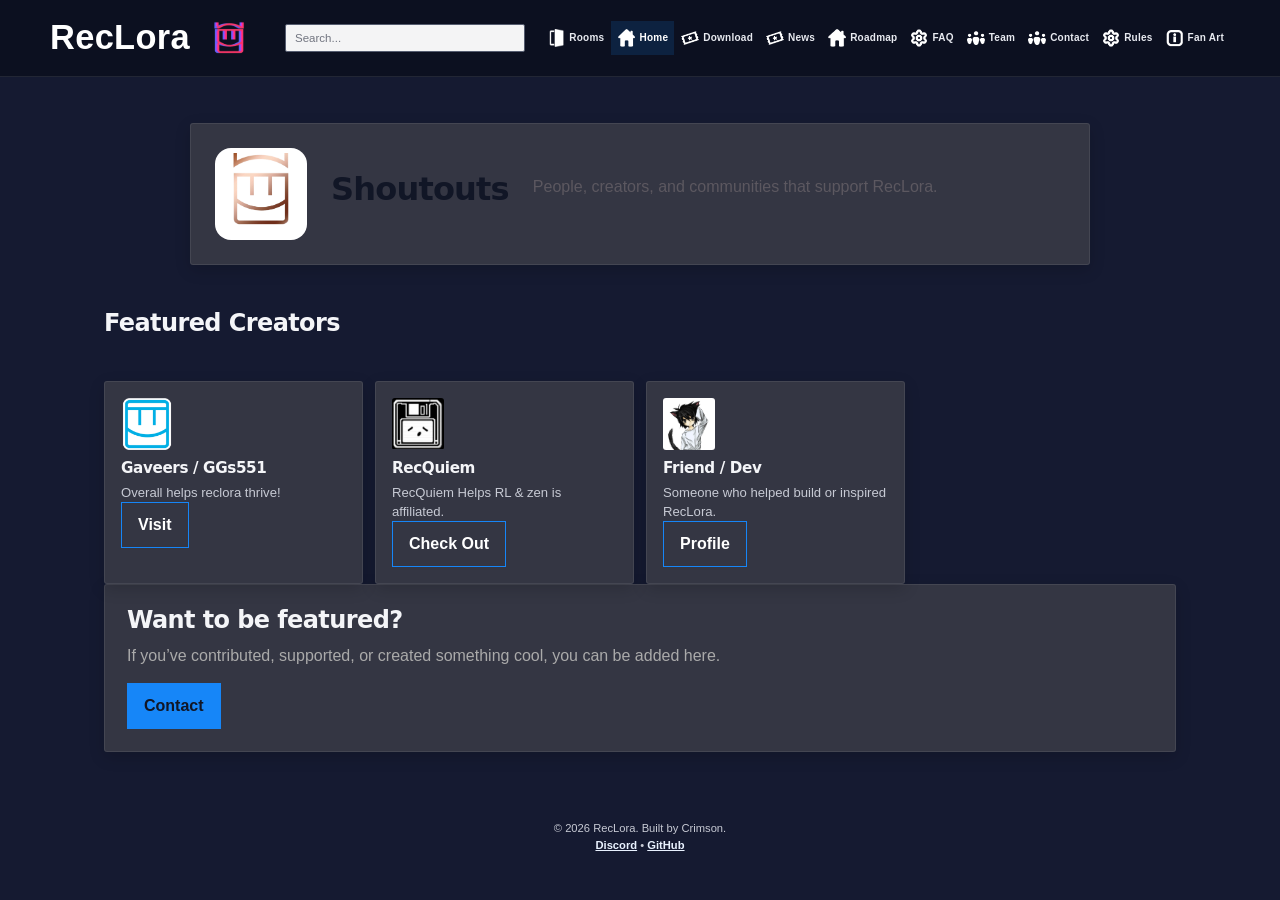
<file: shoutouts.html>
<!doctype html>

<html lang="en">
<head>
  <meta charset="utf-8">
  <meta name="viewport" content="width=device-width, initial-scale=1">
  <title>RecLora Shoutouts</title>
  <link rel="stylesheet" href="css/style.css">
    <link rel="stylesheet" href="css/style.css" data-reclora-preview-style>
</head>
<body>
  <nav class="navbar">
    <div class="nav-container">
  <div class="nav-logo">
    <img src="IMG_7056.png" alt="RecLora Logo" class="logo-img">
    <span>RecLora</span>
  </div>
<button data-reclora-legacy-nav="true" class="nav-toggle" id="navToggle" aria-label="Toggle menu">
    <span></span>
    <span></span>
    <span></span>
  </button>
<ul class="nav-menu" id="navMenu">
                <li><a href="rooms.html" class="nav-link">Rooms</a></li>
    <li><a href="index.html" class="nav-link active">Home</a></li>
    <li><a href="download.html" class="nav-link">Download</a></li>
    <li><a href="news.html" class="nav-link">News</a></li>
    <li><a href="roadmap.html" class="nav-link">Roadmap</a></li>
    <li><a href="faq.html" class="nav-link">FAQ</a></li>
    <li><a href="team.html" class="nav-link">Team</a></li>
    <li><a href="contact.html" class="nav-link">Contact</a></li>
    <li><a href="rules.html" class="nav-link">Rules</a></li>
    <li><a href="fanart.html" class="nav-link">Fan Art</a></li>
  </ul>
</div>
  </nav>
<div class="container">
<div class="card welcome-card">
  <img src="IMG_7056.png" alt="Shoutout Banner" class="welcome-logo">
  <h1>Shoutouts</h1>
  <p>People, creators, and communities that support RecLora.</p>
</div>
<div class="features-section">
  <h2>Featured Creators</h2>
  <div class="features-grid">
    <div class="card feature-card">
      <img src="IMG_8300.webp" alt="User Logo" class="logo-img" style="margin-bottom:10px;">
      <h3>Gaveers / GGs551</h3>
      <p>Overall helps reclora thrive!</p>
      <a href="#" class="btn btn-secondary">Visit</a>
    </div>
    <div class="card feature-card">
      <img src="IMG_8299.jpeg" alt="User Logo" class="logo-img" style="margin-bottom:10px;">
      <h3>RecQuiem</h3>
      <p>RecQuiem Helps RL & zen is affiliated. </p>
      <a href="#" class="btn btn-secondary">Check Out</a>
    </div>
    <div class="card feature-card">
      <img src="IMG_8298.jpeg" alt="User Logo" class="logo-img" style="margin-bottom:10px;">
      <h3>Friend / Dev</h3>
      <p>Someone who helped build or inspired RecLora.</p>
      <a href="#" class="btn btn-secondary">Profile</a>
    </div>
  </div>
</div>
<div class="card">
  <h2 style="margin-bottom:10px;">Want to be featured?</h2>
  <p style="color:#aaa; margin-bottom:15px;">
    If you’ve contributed, supported, or created something cool, you can be added here.
  </p>
  <a href="contact.html" class="btn btn-primary">Contact</a>
</div>
  </div>
  <footer class="footer">
    <p>© 2026 RecLora. Built by Crimson.</p>
    <p><a href="#">Discord</a> • <a href="#">GitHub</a></p>
  </footer>
<script>
    const toggle = document.getElementById('navToggle');
    const menu = document.getElementById('navMenu');
    toggle.addEventListener('click', () => {
      toggle.classList.toggle('open');
      menu.classList.toggle('open');
    });
  </script>
  <script src="js/site-shell.js"></script>
</body>
</html>
</file>
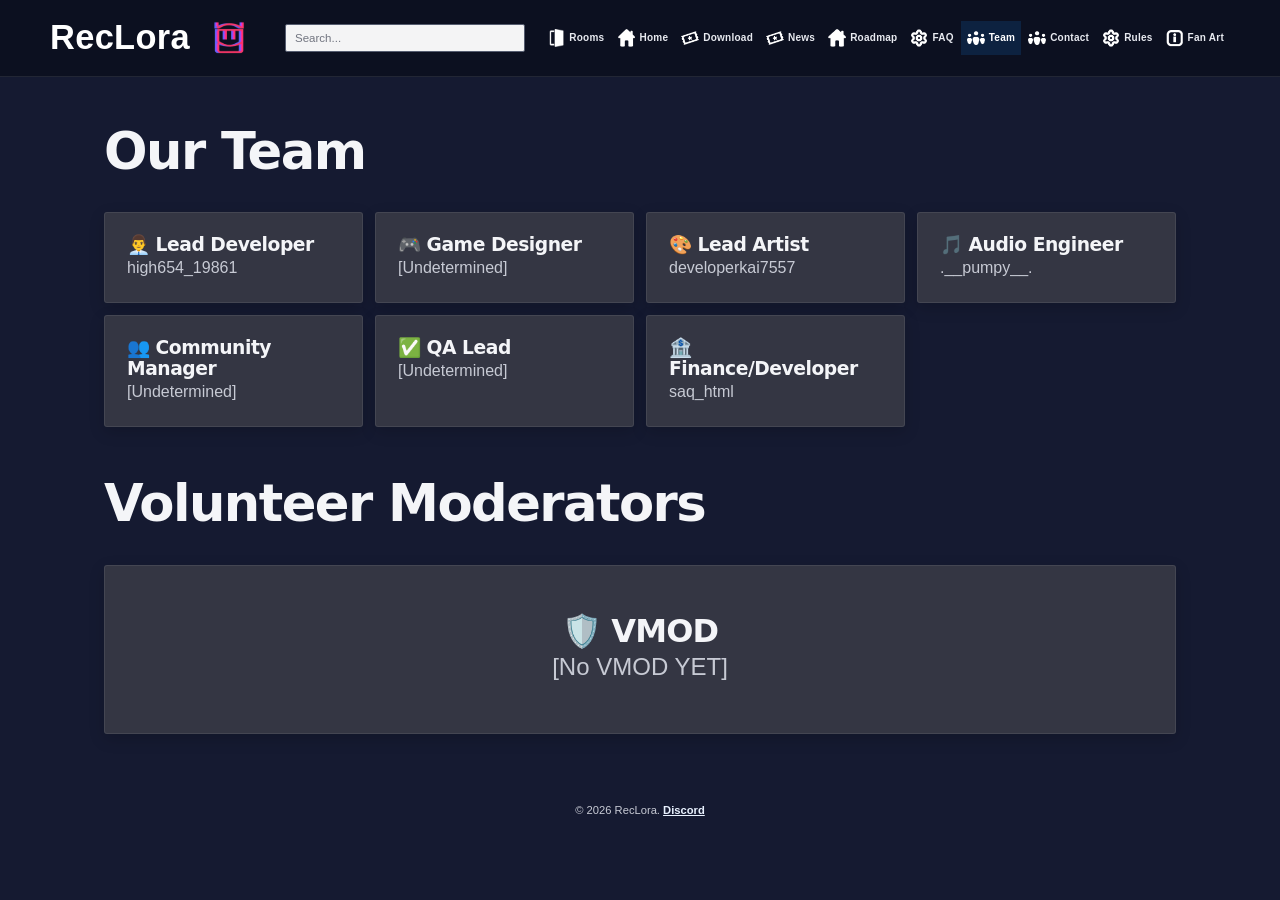
<file: team.html>
<!DOCTYPE html>
<html lang="en">
<head>
    <meta charset="UTF-8">
    <meta name="viewport" content="width=device-width, initial-scale=1.0">
    <title>Team - RecLora</title>
    <link rel="stylesheet" href="css/style.css">
    <link rel="stylesheet" href="css/style.css" data-reclora-preview-style>
</head>
<body>

    <nav class="navbar">
        <div class="nav-container">
            <div class="nav-logo">
                <img src="CFA173A2-3EAD-46C4-AFC3-00ACF142A775.png" alt="RecLora Logo" class="logo-img">
                <span>RecLora</span>
            </div>
            <button data-reclora-legacy-nav="true" class="nav-toggle" id="navToggle" aria-label="Toggle menu">
    <span></span>
    <span></span>
    <span></span>
</button>

            <ul class="nav-menu">
                <li><a href="rooms.html" class="nav-link">Rooms</a></li>
                <li><a href="index.html" class="nav-link">Home</a></li>
                <li><a href="download.html" class="nav-link">Download</a></li>
                <li><a href="news.html" class="nav-link">News</a></li>
                <li><a href="roadmap.html" class="nav-link">Roadmap</a></li>
                <li><a href="faq.html" class="nav-link">FAQ</a></li>
                <li><a href="team.html" class="nav-link active">Team</a></li>
                <li><a href="contact.html" class="nav-link">Contact</a></li>
                <li><a href="rules.html" class="nav-link">Rules</a></li>
                <li><a href="fanart.html" class="nav-link">Fan Art</a></li>
            </ul>
        </div>
    </nav>
    <main class="container">
        <h1>Our Team</h1>
        <div class="features-grid" style="margin-top: 2rem;">
            <div class="card"><h3>👨‍💼 Lead Developer</h3><p>high654_19861 </p></div>
            <div class="card"><h3>🎮 Game Designer</h3><p>[Undetermined]</p></div>
            <div class="card"><h3>🎨 Lead Artist</h3><p>developerkai7557</p></div>
            <div class="card"><h3>🎵 Audio Engineer</h3><p>.__pumpy__. </p></div>
            <div class="card"><h3>👥 Community Manager</h3><p>[Undetermined]</p></div>
            <div class="card"><h3>✅ QA Lead</h3><p>[Undetermined]</p></div>
            <div class="card"><h3>🏦 Finance/Developer</h3><p>saq_html</p></div>
        </div>

        <h1 style="margin-top: 3rem;">Volunteer Moderators</h1>
        <div class="card" style="margin-top: 2rem; padding: 3rem; text-align: center;">
            <h3 style="font-size: 2rem;">🛡️ VMOD</h3>
            <p style="font-size: 1.5rem;">[No VMOD YET]</p>
        </div>
    </main>
    <footer class="footer">
        <p>&copy; 2026 RecLora. <a href="https://discord.gg/bJBuP4hwXz" target="_blank">Discord</a></p>
    </footer>

    <script>
    const toggle = document.getElementById('navToggle');
    const menu = document.querySelector('.nav-menu');
    toggle.addEventListener('click', () => {
        toggle.classList.toggle('open');
        menu.classList.toggle('open');
    });
    </script>
  <script src="js/site-shell.js"></script>
</body>
</html>
</file>
<file: css/style.css>
:root {
  --ink: #111626;
  --paper: #f5f4f0;
  --paper-2: #dedcf0;
  --night: #151a31;
  --night-2: #20263c;
  --orange: #1686f8;
  --orange-dark: #006fe6;
  --lavender: #8fb9ff;
  --muted: #c7cad4;
  --line: rgba(255,255,255,.14);
  --shadow: 0 16px 36px rgba(0,0,0,.24);
}

* { box-sizing: border-box; margin: 0; padding: 0; }
html, body { min-height: 100%; overflow-x: hidden; }
body {
  font-family: 'Trebuchet MS', system-ui, sans-serif;
  background: var(--night);
  color: #fff;
  line-height: 1.6;
}
a { color: inherit; }
img { max-width: 100%; }
h1, h2, h3 { line-height: 1.12; font-family: 'Trebuchet MS', system-ui, sans-serif; letter-spacing: -.025em; }
p { color: var(--muted); }

.navbar {
  display: flex;
  align-items: center;
  background: #17172e;
  padding: 12px 34px;
  border-bottom: 1px solid rgba(255,255,255,.08);
  position: sticky;
  top: 0;
  z-index: 1000;
}
.nav-container { width: 100%; max-width: 1380px; margin: auto; display: flex; align-items: center; gap: 18px; }
.nav-logo { display: inline-flex; align-items: center; gap: 9px; color: #fff; text-decoration: none; font-weight: 900; font-size: 1.1rem; white-space: nowrap; letter-spacing: .01em; }
.logo-img { width: 46px; height: 46px; object-fit: contain; border-radius: 7px; background: var(--paper); padding: 4px; }
.nav-menu { margin-left: auto; display: flex; align-items: center; gap: 2px; list-style: none; }
.nav-search { width: 220px; height: 32px; margin-left: auto; padding: 0 12px; border: 1px solid #ddd9d6; border-radius: 2px; background: #f8f7f5; color: #252338; font: inherit; font-size: .8rem; }
.nav-search::placeholder { color: #77747c; }
.nav-link { display: flex; align-items: center; color: #f0eff0; text-decoration: none; font-size: 11px; font-weight: 900; letter-spacing: .04em; padding: 9px 8px; border: 1px solid transparent; }
.nav-link:hover, .nav-link.active { color: var(--orange); border-color: var(--orange); background: rgba(105,243,74,.06); }
.nav-toggle { display: none; margin-left: auto; width: 34px; height: 26px; flex-direction: column; justify-content: space-between; background: transparent; border: 0; cursor: pointer; padding: 1px; }
.nav-toggle span { width: 100%; height: 3px; background: #fff; border-radius: 2px; transition: .2s ease; }
.nav-toggle.open span:nth-child(1) { transform: translateY(10px) rotate(45deg); }
.nav-toggle.open span:nth-child(2) { opacity: 0; }
.nav-toggle.open span:nth-child(3) { transform: translateY(-10px) rotate(-45deg); }
.menu-brand { display: none; }

.hero-banner {
  position: relative;
  min-height: 510px;
  background: url('../assets/IMG_8306.jpeg') center/cover no-repeat;
  display: flex;
  align-items: center;
  justify-content: center;
  text-align: center;
  border-bottom: 1px solid var(--line);
}
.hero-banner:before { content: ''; position: absolute; inset: 0; background: linear-gradient(180deg, rgba(18,18,43,.18), rgba(18,18,43,.80)); }
.hero-banner:after { content: ''; position: absolute; left: 7%; right: 7%; bottom: 28px; height: 1px; background: rgba(255,255,255,.28); }
.hero-overlay { position: relative; z-index: 1; width: min(930px, calc(100% - 40px)); padding: 75px 20px; text-align: center; }
.hero-overlay h1 { color: #fff; font-size: clamp(3rem, 7vw, 6.2rem); max-width: 750px; margin: 0 auto 18px; text-shadow: 0 3px 18px rgba(0,0,0,.35); }
.hero-overlay p { color: #fff; font-size: 1.05rem; max-width: 560px; margin: 0 auto 28px; text-shadow: 0 2px 8px rgba(0,0,0,.35); }
.hero-content:before { content: 'REC LORA'; display: block; color: var(--orange); font-size: 11px; font-weight: 900; letter-spacing: .18em; margin-bottom: 18px; }
.hero-buttons { display: flex; justify-content: center; gap: 12px; width: 480px; max-width: 100%; margin: 0 auto; }
.hero-btn { display: inline-flex; align-items: center; justify-content: center; min-width: 180px; padding: 12px 18px; font-size: 11px; font-weight: 900; letter-spacing: .1em; text-decoration: none; border: 2px solid var(--orange); background: rgba(17,17,38,.72); color: #fff; transition: transform .18s ease, background .18s ease, color .18s ease; }
.hero-btn + .hero-btn { background: var(--orange); color: var(--ink); }
.hero-btn:hover { transform: translateY(-2px); background: #9aff85; color: var(--ink); }
.btn-img { width: 18px; height: 18px; object-fit: contain; }

.container, .main-content { max-width: 1120px; margin: 46px auto; padding: 0 24px; }
.container > h1, .main-content > h1 { font-size: clamp(2.2rem, 4vw, 4rem); margin-bottom: 12px; }
.cards-grid, .features-grid { display: grid; grid-template-columns: repeat(4, 1fr); gap: 18px; margin: -28px 0 56px; position: relative; z-index: 2; }
.card, .feature-card { background: #211f45; border: 1px solid rgba(255,255,255,.17); border-radius: 4px; overflow: hidden; box-shadow: var(--shadow); margin-bottom: 20px; transition: transform .18s ease, border-color .18s ease, background .18s ease; }
.card:hover, .feature-card:hover { background: #2a2855; border-color: var(--orange); transform: translateY(-4px); }
.card { padding: 22px; }
.features-grid .card { margin: 0; }
.feature-card { padding: 0; }
.feature-card img { width: 100%; height: 150px; object-fit: cover; display: block; filter: saturate(1.05) contrast(1.02); }
.feature-card .card-body { padding: 15px 16px 18px; border-top: 2px solid var(--orange); }
.feature-card .card-body h3 { color: #fff; font-size: 1.1rem; margin-bottom: 8px; }
.feature-card .card-body p { color: var(--muted); font-size: .86rem; line-height: 1.55; }
.feature-card:not(:has(.card-body)) { padding: 16px; }
.feature-card:not(:has(.card-body)) img { width: 52px; height: 52px; object-fit: contain; margin-bottom: 10px; }
.feature-card:not(:has(.card-body)) h3 { font-size: .95rem; margin-bottom: 6px; }
.feature-card:not(:has(.card-body)) p { font-size: .82rem; line-height: 1.45; }

.welcome-section { margin: 0; }
.welcome-card { max-width: 900px; margin: 0 auto 45px; display: flex; align-items: center; gap: 24px; padding: 24px; background: var(--paper); color: var(--ink); border-radius: 2px; box-shadow: var(--shadow); }
.welcome-card p { color: #5c5860; margin-bottom: 15px; }
.welcome-card .welcome-logo { width: 92px; height: 92px; object-fit: contain; background: #fff; border-radius: 16px; padding: 5px; }
.welcome-card h1 { font-size: 2rem; margin-bottom: 8px; }
.welcome-buttons { display: flex; flex-wrap: wrap; gap: 10px; }
.btn { display: inline-flex; align-items: center; justify-content: center; border: 1px solid var(--orange); border-radius: 0; padding: 10px 16px; background: transparent; color: #fff; font-weight: 800; text-decoration: none; cursor: pointer; }
.btn:hover, .btn-primary { background: var(--orange); color: var(--ink); }
.btn-secondary:hover { background: var(--orange); }

.feed-heading { text-align: left; border-top: 1px solid var(--line); padding-top: 35px; margin-top: 10px; }
.feed-heading h2 { font-size: 1.4rem; }
.image-feed { display: grid; grid-template-columns: repeat(4, 1fr); gap: 14px; margin: 25px 0 50px; }
.image-feed img { display: block; width: 100%; height: 130px; object-fit: cover; border: 1px solid var(--line); border-radius: 2px; }
.download-grid { display: grid; grid-template-columns: repeat(3, 1fr); gap: 16px; margin-top: 30px; }
.download-page > .warning-label, .download-page > h1, .download-page > p { text-align: center; }
.download-page > p { margin-left: auto; margin-right: auto; }
.download-card { text-align: left; padding: 22px; margin: 0; min-height: 200px; display: flex; flex-direction: column; justify-content: space-between; }
.download-card:before { content: 'AVAILABLE SOON'; display: block; font-size: 10px; font-weight: 800; letter-spacing: .12em; color: var(--lavender); }
.device-logo { width: 64px; height: 64px; object-fit: contain; margin: 16px 0 18px; align-self: flex-start; }
.device-title { font-family: 'Trebuchet MS', system-ui, sans-serif; font-size: 1.45rem; font-weight: 700; }
.coming-soon { color: var(--orange); font-size: .72rem; font-weight: 800; letter-spacing: .12em; text-transform: uppercase; margin-top: 6px; }
.footer { text-align: center; padding: 28px 20px; color: var(--muted); font-size: .8rem; border-top: 1px solid var(--line); margin-top: 55px; background: #111126; }
.footer a { color: #fff; font-weight: 700; }
.footer a:hover { color: var(--orange); }

input, textarea { width: 100%; padding: 11px 12px; border: 1px solid #4b4650; border-radius: 0; background: var(--paper); color: #111; font: inherit; }
input:focus, textarea:focus { outline: 2px solid var(--orange); border-color: var(--orange); }
label { color: #fff; }
.faq-search { margin: 20px 0 12px; }
.filter-chip { border: 1px solid var(--line); background: var(--night-2); color: #fff; border-radius: 0; padding: 7px 12px; font-weight: 700; cursor: pointer; }
.filter-chip.active, .filter-chip:hover { border-color: var(--orange); background: var(--orange); color: var(--ink); }
.accordion-item { padding: 0; overflow: hidden; }
.accordion-header { display: flex; width: 100%; gap: 10px; text-align: left; padding: 15px; border: 0; background: transparent; color: #fff; font: inherit; font-weight: 800; cursor: pointer; }
.q-tag { color: var(--orange); font-size: .7rem; text-transform: uppercase; letter-spacing: .08em; }
.accordion-content { display: none; padding: 0 15px 15px; }
.accordion-item.active .accordion-content { display: block; }
.maintenance-overlay { display: none!important; }
.room-hero { display: flex; align-items: center; gap: 16px; margin-bottom: 25px; }
.room-hero img { width: 70px; height: 70px; object-fit: contain; padding: 10px; background: var(--night-2); border: 1px solid var(--line); border-radius: 2px; }
.room-hero h1 { font-size: 2.6rem; }
.room-placeholder { padding: 0; overflow: hidden; }
.room-placeholder > img { width: 100%; height: 150px; object-fit: cover; display: block; }
.room-placeholder > h3, .room-placeholder > p, .room-placeholder > .placeholder-label { display: block; margin-left: 12px; margin-right: 12px; }
.room-placeholder > h3 { margin-top: 12px; }
.room-placeholder > p { margin-bottom: 15px; }
.placeholder-label { color: var(--orange); font-size: .7rem; font-weight: 800; letter-spacing: .1em; text-transform: uppercase; margin-top: 12px; }
.room-logos { display: flex; flex-wrap: wrap; gap: 10px; margin-top: 20px; }
.room-logos img { width: 44px; height: 44px; object-fit: contain; padding: 5px; background: var(--night-2); border: 1px solid var(--line); border-radius: 4px; }
.warning-card { display: flex; align-items: center; gap: 22px; max-width: 820px; margin: 0 auto; padding: 26px; border-left: 4px solid var(--orange); background: rgba(35,35,44,.78); }
.warning-card > img { width: 64px; height: 64px; object-fit: contain; flex: 0 0 auto; }
.warning-card h2 { font-size: 1.35rem; line-height: 1.35; margin: 6px 0 18px; }
.warning-label { color: var(--orange); font-size: .75rem; font-weight: 800; letter-spacing: .1em; text-transform: uppercase; }
.warning-card .btn { display: inline-flex; }

@media (max-width: 900px) { .cards-grid, .features-grid { grid-template-columns: repeat(2, 1fr); } .image-feed { grid-template-columns: repeat(2, 1fr); } .download-grid { grid-template-columns: repeat(2, 1fr); } }
@media (max-width: 650px) {
  .navbar { padding: 10px 15px; }
  .nav-container { position: relative; }
  .nav-toggle { display: flex; }
  .nav-menu { position: absolute; top: calc(100% + 10px); left: -15px; width: min(300px, 86vw); height: calc(100vh - 70px); overflow-y: auto; display: flex; flex-direction: column; align-items: stretch; gap: 4px; padding: 18px; background: var(--night); border-right: 1px solid var(--line); box-shadow: 8px 10px 25px rgba(0,0,0,.35); transform: translateX(-110%); transition: transform .25s ease; }
  .nav-menu.open { transform: translateX(0); }
  .nav-menu .menu-brand { display: flex; align-items: center; min-height: 54px; padding-bottom: 14px; margin-bottom: 8px; border-bottom: 1px solid var(--line); }
  .menu-brand img { width: 150px; height: 52px; object-fit: contain; object-position: left center; }
  .nav-link { min-height: 38px; padding: 9px 10px; font-size: 12px; border-bottom: 0; }
  .container, .main-content { width: 100%; margin: 38px auto; padding: 0 15px; }
  .hero-banner { min-height: 420px; }
  .hero-overlay { padding: 55px 15px; }
  .hero-overlay h1 { font-size: clamp(2.6rem, 12vw, 4rem); margin-bottom: 18px; }
  .hero-overlay p { font-size: .95rem; }
  .hero-buttons { width: 100%; flex-direction: column; max-width: 300px; }
  .nav-search { display: none; }
  .hero-btn { width: 100%; }
  .welcome-card { align-items: flex-start; flex-direction: column; padding: 18px; gap: 14px; }
  .welcome-card .welcome-logo { width: 76px; height: 76px; }
  .welcome-card h1 { font-size: 1.65rem; }
  .welcome-buttons { width: 100%; flex-direction: column; }
  .welcome-buttons .btn { width: 100%; }
  .cards-grid, .features-grid, .download-grid, .image-feed { grid-template-columns: 1fr; gap: 14px; margin: -14px 0 30px; }
  .feature-card img { height: 170px; }
  .feature-card:not(:has(.card-body)) { padding: 15px; }
  .room-hero { align-items: flex-start; }
  .room-hero h1 { font-size: 2.2rem; }
  .room-placeholder > img { height: 145px; }
  .warning-card { align-items: flex-start; flex-direction: column; gap: 12px; padding: 18px; }
  .warning-card h2 { font-size: 1.15rem; }
  .warning-card > img { width: 54px; height: 54px; }
  .footer { margin-top: 30px; padding: 20px 15px; }
}
@media (min-width: 651px) { .nav-toggle { display: none !important; } }


/* RecQuiem-inspired presentation refresh */
body {
  font-family: Arial, Helvetica, system-ui, sans-serif;
  background: #151a31;
  color: #f4f5f8;
  line-height: 1.5;
}
.navbar {
  display: block;
  background: #0c1020;
  padding: 6px 50px;
  border-bottom: 1px solid rgba(255,255,255,.09);
}
.nav-container {
  max-width: 1400px;
  gap: 12px;
  min-height: 64px;
}
.nav-logo {
  gap: 7px;
  flex-direction: row-reverse;
  font-size: 2.15rem;
  letter-spacing: .01em;
}
.logo-img {
  width: 64px;
  height: 64px;
  padding: 0;
  border-radius: 3px;
  background: transparent;
}
.nav-search {
  width: 240px;
  height: 28px;
  margin-left: 12px;
  padding: 0 9px;
  border: 1px solid #555c6f;
  border-radius: 2px;
  background: #f4f4f5;
  color: #20212b;
  font-size: .72rem;
}
.nav-search::placeholder { color: #727580; }
.nav-menu { gap: 1px; }
.nav-link {
  gap: 4px;
  padding: 7px 5px;
  color: #e8eaf0;
  font-size: 10px;
  line-height: 1.2;
  letter-spacing: .025em;
  white-space: nowrap;
}
.nav-icon {
  width: 18px;
  height: 18px;
  object-fit: contain;
  flex: 0 0 auto;
}
.nav-link:hover, .nav-link.active {
  color: #fff;
  border-color: transparent;
  background: rgba(22,134,248,.15);
}
.nav-link:focus-visible, .hero-btn:focus-visible, .btn:focus-visible, .nav-toggle:focus-visible {
  outline: 2px solid #5eb0ff;
  outline-offset: 2px;
}
.nav-toggle { width: 30px; height: 24px; }
.nav-toggle span { height: 2px; }
.hero-banner {
  height: clamp(340px, 38vw, 400px);
  min-height: 340px;
  background-position: center 45%;
  border-bottom: 0;
}
.hero-banner:before {
  background: linear-gradient(90deg, rgba(9,13,24,.32), rgba(9,13,24,.12) 58%, rgba(9,13,24,.24)),
              linear-gradient(0deg, rgba(9,13,24,.18), transparent 45%);
}
.hero-banner:after { display: none; }
.hero-overlay {
  width: min(820px, calc(100% - 36px));
  padding: 42px 18px;
}
.hero-overlay h1 {
  max-width: 700px;
  margin-bottom: 12px;
  font-size: clamp(2rem, 4vw, 2.55rem);
  letter-spacing: -.035em;
  text-shadow: 0 2px 12px rgba(0,0,0,.45);
}
.hero-overlay p {
  max-width: 520px;
  margin-bottom: 18px;
  color: #f1f2f6;
  font-size: .88rem;
  text-shadow: 0 1px 8px rgba(0,0,0,.55);
}
.hero-content:before { display: none; }
.hero-buttons {
  width: auto;
  gap: 10px;
}
.hero-btn {
  min-width: 136px;
  padding: 9px 15px;
  border: 1px solid #238df5;
  border-radius: 2px;
  background: #0879ed;
  color: #fff;
  font-size: 10px;
  letter-spacing: .06em;
  box-shadow: 0 4px 14px rgba(0,0,0,.18);
}
.hero-btn + .hero-btn {
  background: rgba(10,15,28,.72);
  color: #fff;
}
.hero-btn:hover { background: #2692ff; color: #fff; }
.hero-btn + .hero-btn:hover { background: #0879ed; }
.main-content {
  max-width: 1120px;
  margin: 0 auto;
  padding: 0 28px;
}
.cards-grid, .features-grid {
  grid-template-columns: repeat(4, minmax(0, 1fr));
  gap: 12px;
  margin: 44px 0 0;
}
.card, .feature-card {
  background: #343643;
  border: 1px solid rgba(255,255,255,.08);
  border-radius: 3px;
  box-shadow: 0 5px 16px rgba(0,0,0,.16);
}
.card:hover, .feature-card:hover {
  background: #3d4050;
  border-color: rgba(71,157,255,.75);
  transform: translateY(-3px);
}
.feature-card { margin-bottom: 0; }
.feature-card img {
  height: 112px;
  filter: none;
}
.feature-card .card-body {
  min-height: 158px;
  padding: 13px 12px 14px;
  border-top: 0;
}
.feature-card .card-body h2, .feature-card .card-body h3 {
  margin: 0 0 6px;
  color: #fff;
  font-size: .75rem;
  font-weight: 800;
  letter-spacing: .045em;
}
.feature-card .card-body p {
  color: #e0e1e6;
  font-size: .75rem;
  line-height: 1.45;
}
.feed-heading {
  margin: 85px 0 0;
  padding: 0 0 12px;
  border-top: 0;
  text-align: center;
}
.feed-heading h2 {
  color: #f1f2f7;
  font-size: .95rem;
  letter-spacing: 0;
}
.container, .main-content > .container {
  max-width: 1120px;
}
.container > h1, .main-content > h1 { letter-spacing: -.03em; }
.footer {
  margin-top: 48px;
  padding: 20px 18px 25px;
  background: transparent;
  color: #b8bbc6;
  font-size: .7rem;
  border-top: 0;
}
.footer a { color: #e9f2ff; }
.footer a:hover { color: #66b4ff; }

@media (max-width: 980px) {
  .navbar { padding-right: 14px; padding-left: 14px; }
  .nav-container { gap: 6px; }
  .nav-logo { font-size: .9rem; }
  .nav-logo .logo-img { width: 42px; height: 42px; }
  .nav-search { width: 125px; margin-left: 4px; }
  .nav-link { gap: 3px; padding-right: 3px; padding-left: 3px; font-size: 8px; }
  .nav-icon { width: 13px; height: 13px; }
}
@media (max-width: 760px) {
  .nav-search { display: none; }
  .nav-logo span { display: none; }
  .nav-link { font-size: 0; padding: 8px 6px; }
  .nav-icon { width: 17px; height: 17px; }
}
@media (max-width: 650px) {
  .navbar { padding: 7px 15px; }
  .nav-container { min-height: 38px; }
  .nav-logo span { display: inline; }
  .nav-menu {
    left: -15px;
    top: calc(100% + 7px);
    width: min(300px, 88vw);
    padding: 15px;
    background: #101528;
  }
  .nav-menu.open { transform: translateX(0); }
  .nav-menu .nav-link { justify-content: flex-start; min-height: 38px; font-size: 11px; padding: 9px 10px; }
  .nav-menu .nav-icon { width: 16px; height: 16px; }
  .main-content { padding: 0 15px; }
  .hero-banner { height: 320px; min-height: 300px; }
  .hero-overlay { padding: 42px 12px; }
  .hero-overlay h1 { font-size: clamp(1.9rem, 9vw, 2.5rem); }
  .hero-overlay p { font-size: .83rem; }
  .hero-buttons { flex-direction: row; gap: 8px; }
  .hero-btn { min-width: 0; flex: 1; }
  .cards-grid, .features-grid { grid-template-columns: repeat(2, minmax(0, 1fr)); gap: 12px; margin: 18px 0 0; }
  .feature-card img { height: 118px; }
  .feature-card .card-body { min-height: 0; padding: 10px; }
  .feature-card .card-body p { font-size: .72rem; }
  .feed-heading { margin-top: 30px; }
}
@media (max-width: 420px) {
  .cards-grid, .features-grid { grid-template-columns: 1fr; }
  .feature-card img { height: 165px; }
}


/* Branded download page */
.download-view {
  min-height: 100vh;
  background-color: #101522;
  background-image: linear-gradient(rgba(11,15,26,.94), rgba(11,15,26,.94)), url('../IMG_6471-removebg-preview.png');
  background-size: auto, 184px 100px;
  background-position: center top, center top;
  background-repeat: no-repeat, repeat;
  background-attachment: scroll, fixed;
}
.download-view .download-page {
  width: 100%;
  max-width: 1100px;
  margin: 26px auto 0;
  padding: 0 30px 30px;
}
.download-tabs {
  display: flex;
  justify-content: center;
  align-items: center;
  gap: 14px;
  margin: 0 auto 24px;
  flex-wrap: wrap;
}
.download-tab {
  min-width: 98px;
  min-height: 80px;
  padding: 11px 14px;
  border: 1px solid rgba(255,255,255,.08);
  border-radius: 3px;
  background: rgba(255,255,255,.035);
  color: #aeb5c0;
  display: flex;
  flex-direction: column;
  align-items: center;
  justify-content: center;
  cursor: pointer;
  transition: background .2s ease, border-color .2s ease, color .2s ease, transform .2s ease;
}
.download-tab img {
  width: 30px;
  height: 30px;
  margin-bottom: 7px;
  object-fit: contain;
  opacity: .66;
  transition: opacity .2s ease;
}
.download-tab span {
  color: inherit;
  font-size: .67rem;
  font-weight: 800;
  letter-spacing: .045em;
  white-space: nowrap;
}
.download-tab:hover {
  border-color: rgba(255,255,255,.28);
  background: rgba(255,255,255,.09);
  color: #fff;
  transform: translateY(-2px);
}
.download-tab.active {
  border-color: rgba(255,255,255,.26);
  background: rgba(255,255,255,.13);
  color: #fff;
  box-shadow: 0 5px 18px rgba(0,0,0,.25);
}
.download-tab.active img, .download-tab:hover img { opacity: 1; }
.download-tab:focus-visible, .download-button:focus-visible {
  outline: 2px solid #58adff;
  outline-offset: 3px;
}
.download-divider {
  width: 100%;
  height: 1px;
  margin: 0 auto 34px;
  background: rgba(255,255,255,.11);
}
.download-content-panel {
  display: none;
  align-items: center;
  justify-content: space-between;
  gap: 48px;
  min-height: 385px;
}
.download-content-panel[hidden] { display: none !important; }
.download-content-panel.active:not([hidden]) {
  display: flex;
  animation: download-panel-enter .25s ease both;
}
@keyframes download-panel-enter {
  from { opacity: 0; transform: translateY(5px); }
  to { opacity: 1; transform: translateY(0); }
}
.download-info {
  flex: 0 1 47%;
  max-width: 470px;
  text-align: left;
}
.download-info h1 {
  margin: 0 0 16px;
  color: #fff;
  font-size: clamp(2.25rem, 4vw, 2.8rem);
  font-weight: 800;
  line-height: 1.12;
  letter-spacing: -.03em;
}
.download-info p {
  max-width: 450px;
  margin: 0 0 15px;
  color: #c2c8d1;
  font-size: .92rem;
  line-height: 1.6;
}
.download-status {
  margin: 0 0 18px;
  color: #94b9e2;
  font-size: .72rem;
  font-weight: 800;
  letter-spacing: .1em;
  text-transform: uppercase;
}
.download-button {
  display: inline-flex;
  min-height: 42px;
  align-items: center;
  justify-content: center;
  padding: 11px 20px;
  border: 1px solid #1787ef;
  border-radius: 3px;
  background: #0879ed;
  color: #fff;
  font-size: .72rem;
  font-weight: 800;
  letter-spacing: .045em;
  text-decoration: none;
  box-shadow: 0 4px 16px rgba(0,112,220,.24);
  transition: background .2s ease, transform .2s ease;
}
.download-button:hover { background: #168cf7; transform: translateY(-1px); }
.download-graphic {
  flex: 1 1 53%;
  min-width: 0;
  display: flex;
  align-items: center;
  justify-content: center;
}
.download-graphic img {
  display: block;
  width: min(100%, 430px);
  max-height: 350px;
  object-fit: contain;
  filter: drop-shadow(0 14px 26px rgba(0,0,0,.22));
}
.download-note {
  margin: 22px 0 0;
  color: #9299a8;
  font-size: .75rem;
  line-height: 1.5;
  text-align: center;
}
@media (max-width: 850px) {
  .download-view .download-page { padding-right: 22px; padding-left: 22px; }
  .download-content-panel { flex-direction: column-reverse; justify-content: center; gap: 8px; padding: 6px 0 0; text-align: center; }
  .download-info { flex: 0 1 auto; max-width: 560px; text-align: center; }
  .download-info p { margin-right: auto; margin-left: auto; }
  .download-graphic img { width: min(72vw, 330px); max-height: 270px; }
}
@media (max-width: 650px) {
  .download-view .download-page { margin-top: 17px; padding: 0 15px 24px; }
  .download-tabs { display: grid; grid-template-columns: repeat(3, minmax(0, 1fr)); gap: 8px; margin-bottom: 20px; }
  .download-tab { min-width: 0; min-height: 70px; padding: 8px 5px; }
  .download-tab img { width: 27px; height: 27px; margin-bottom: 5px; }
  .download-tab span { font-size: .58rem; }
  .download-divider { margin-bottom: 22px; }
  .download-content-panel { min-height: 0; gap: 4px; }
  .download-info h1 { margin-bottom: 12px; font-size: 2.1rem; }
  .download-info p { font-size: .82rem; }
  .download-status { margin-bottom: 15px; }
  .download-graphic img { width: min(82vw, 280px); max-height: 230px; }
  .download-note { margin-top: 25px; font-size: .7rem; }
}
@media (prefers-reduced-motion: reduce) {
  .download-tab, .download-tab img, .download-button { transition: none; }
  .download-content-panel.active:not([hidden]) { animation: none; }
}

@media (min-width: 981px) {
  .download-graphic img { width: min(140%, 620px); max-width: none; }
}
</file>
